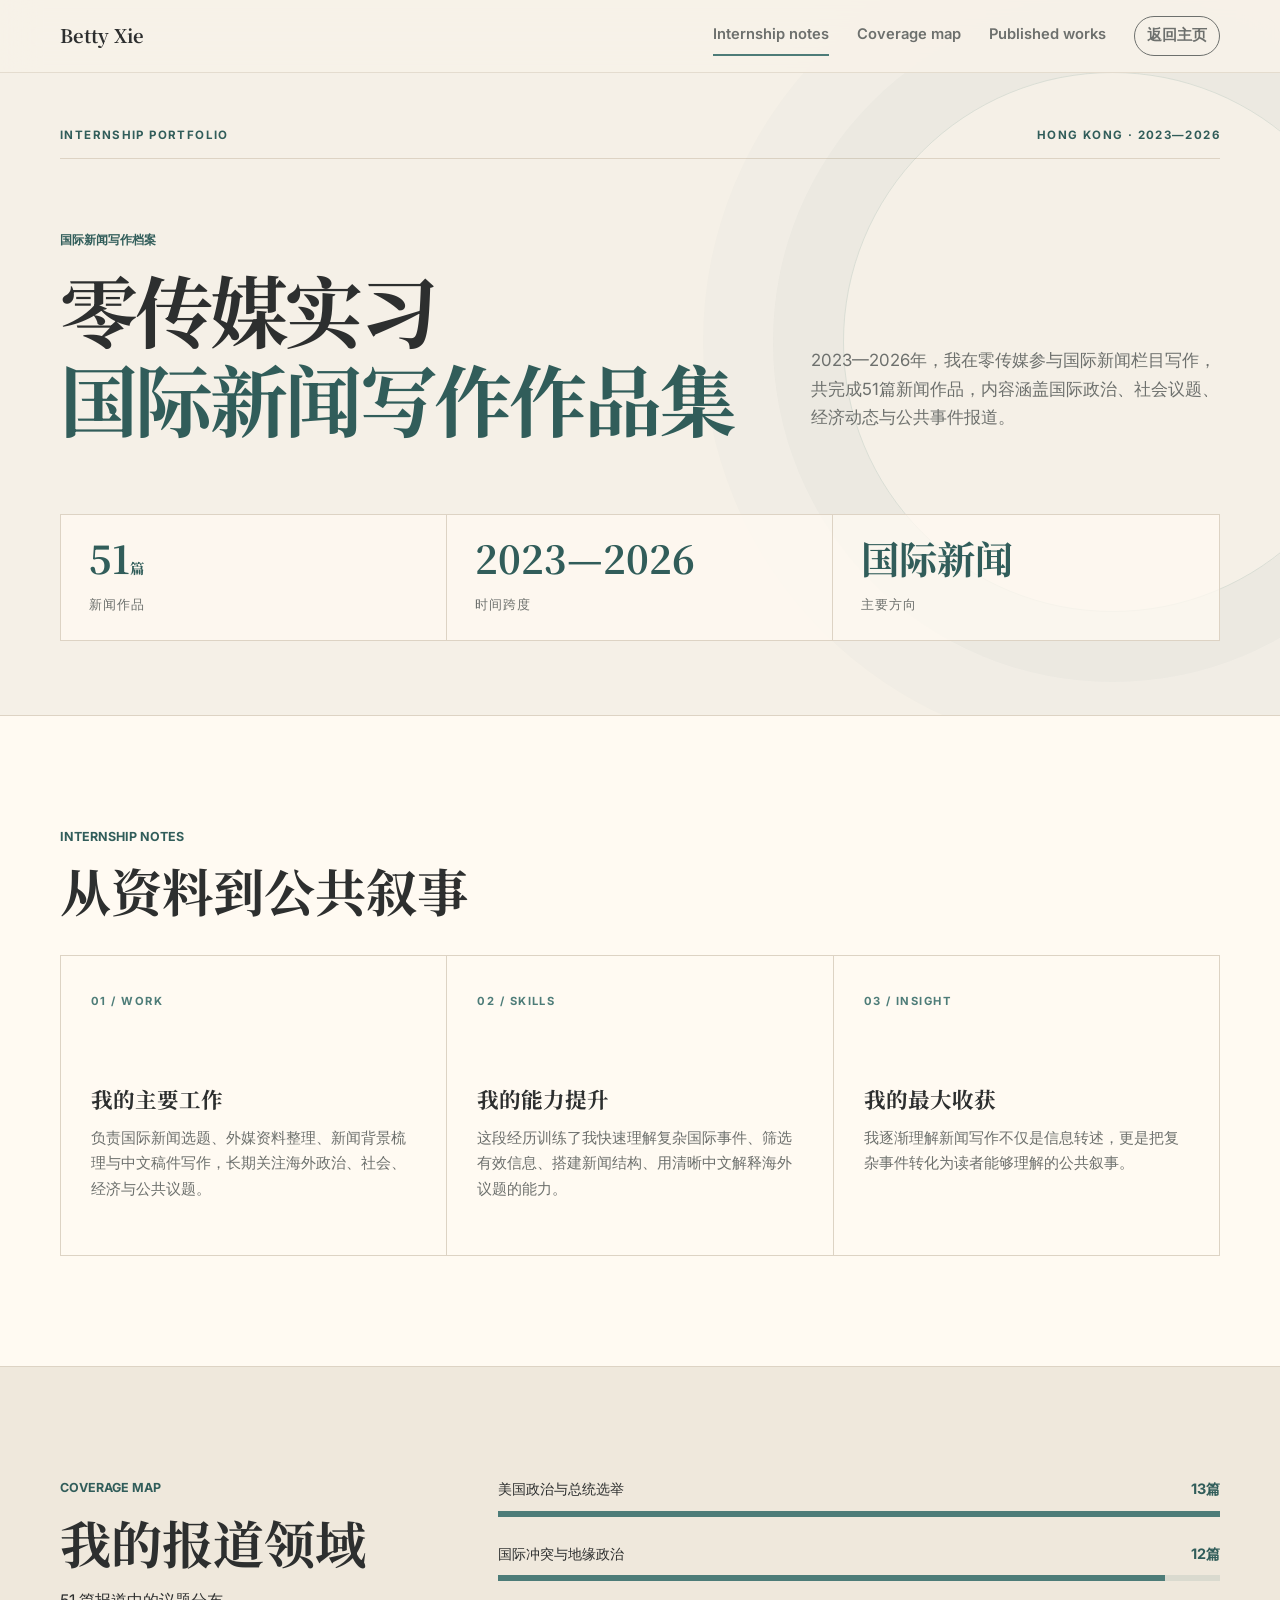
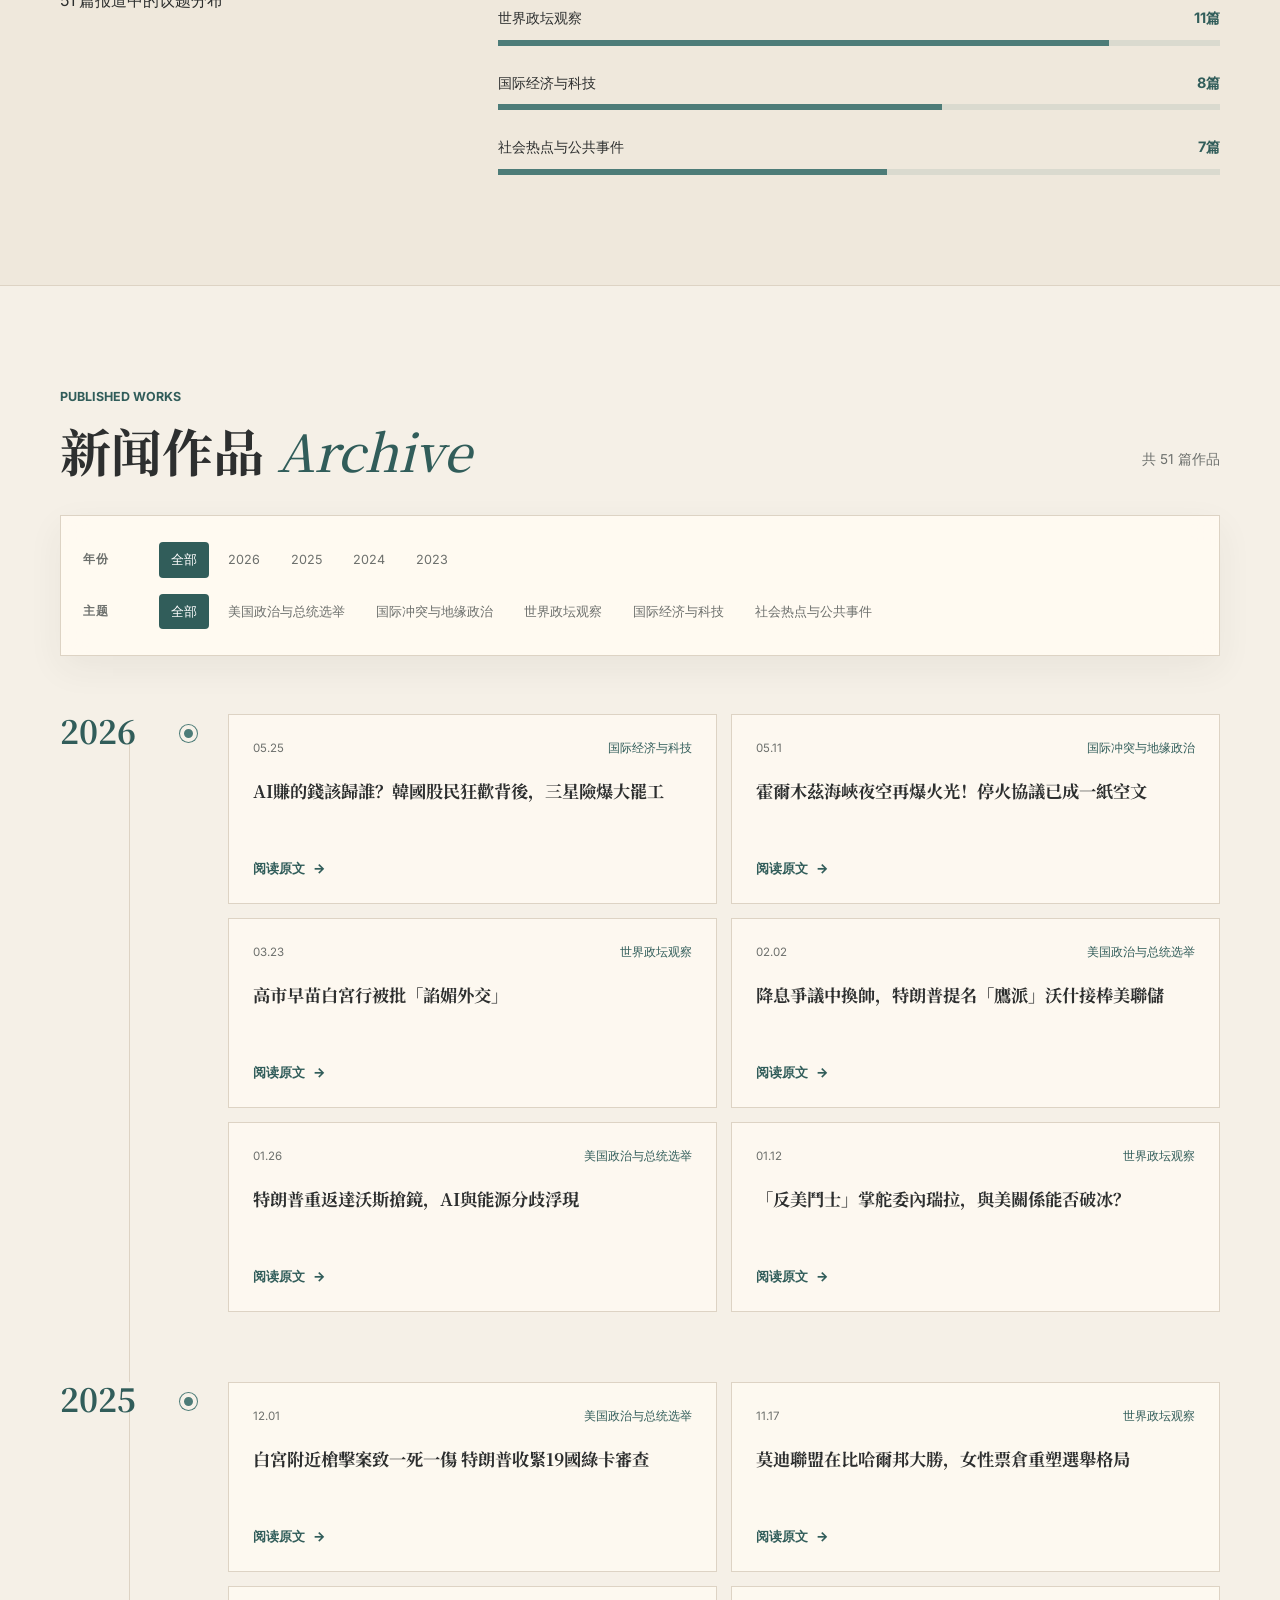
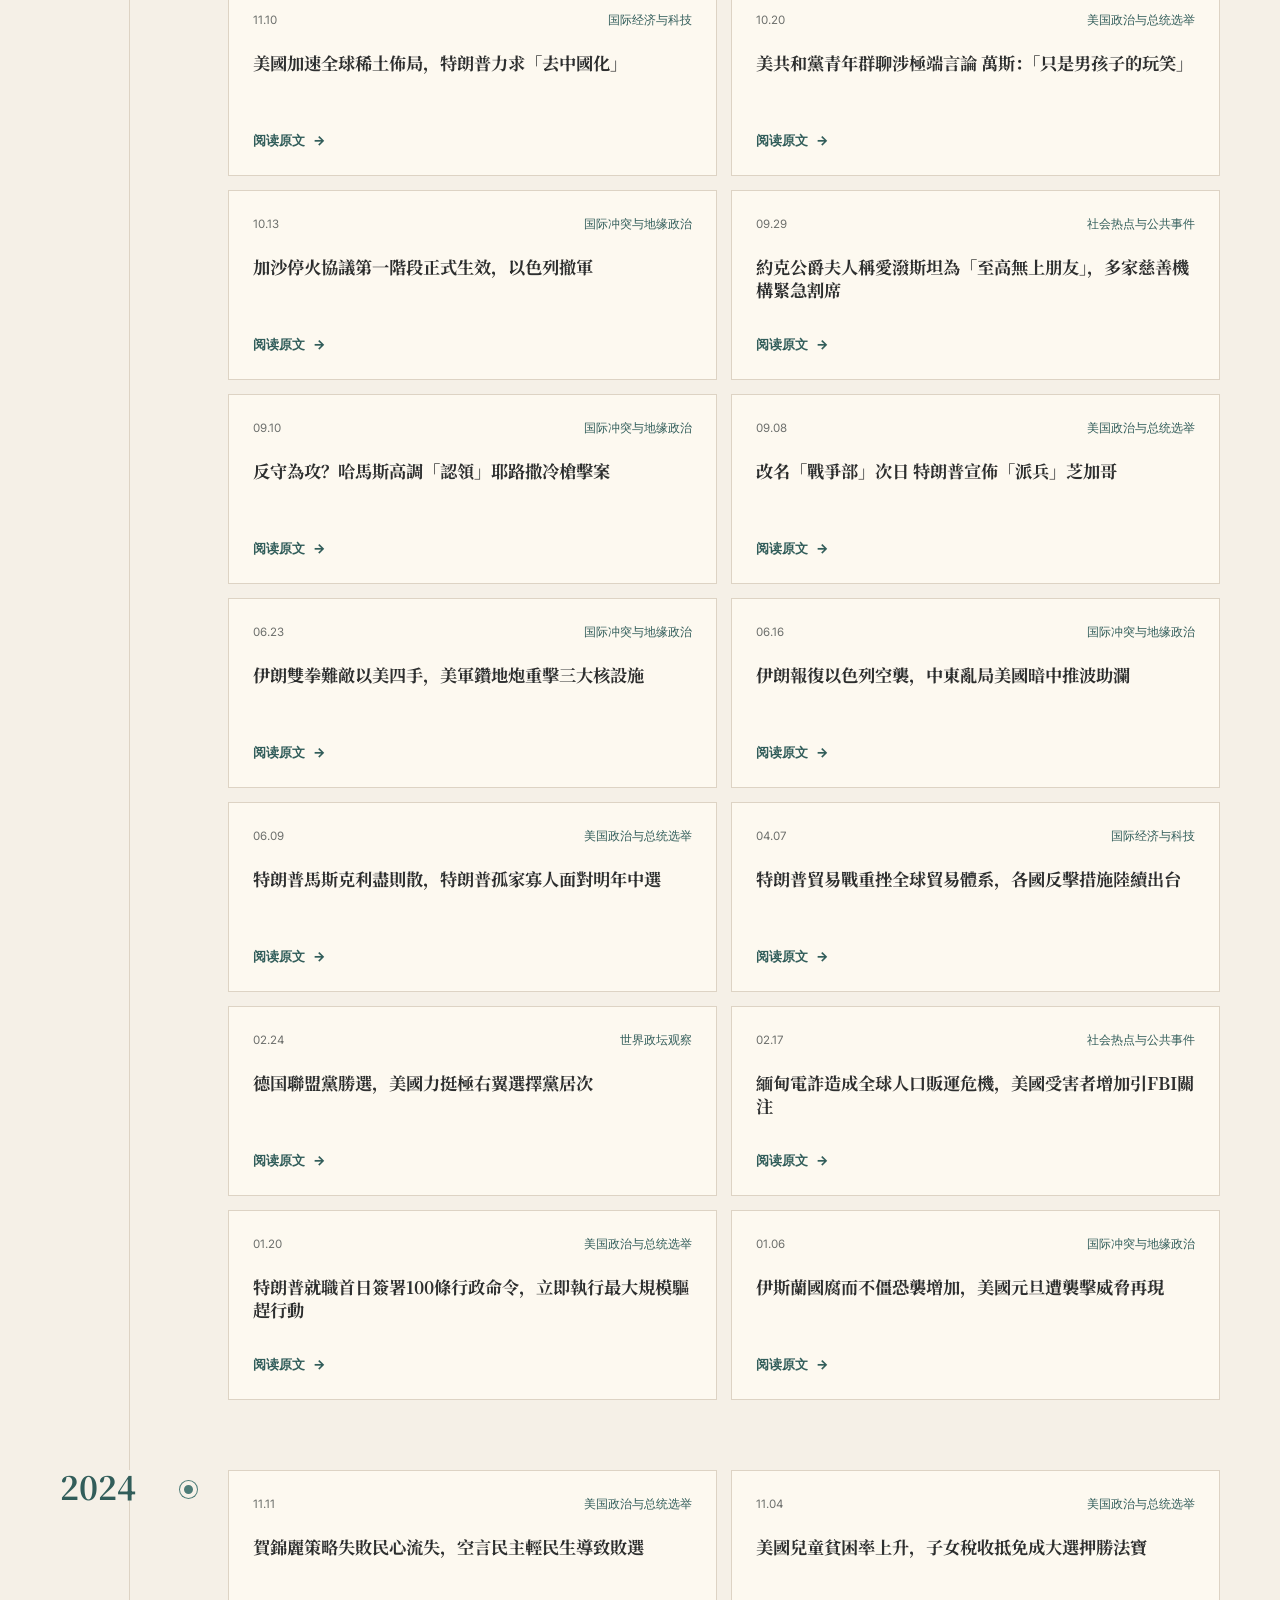
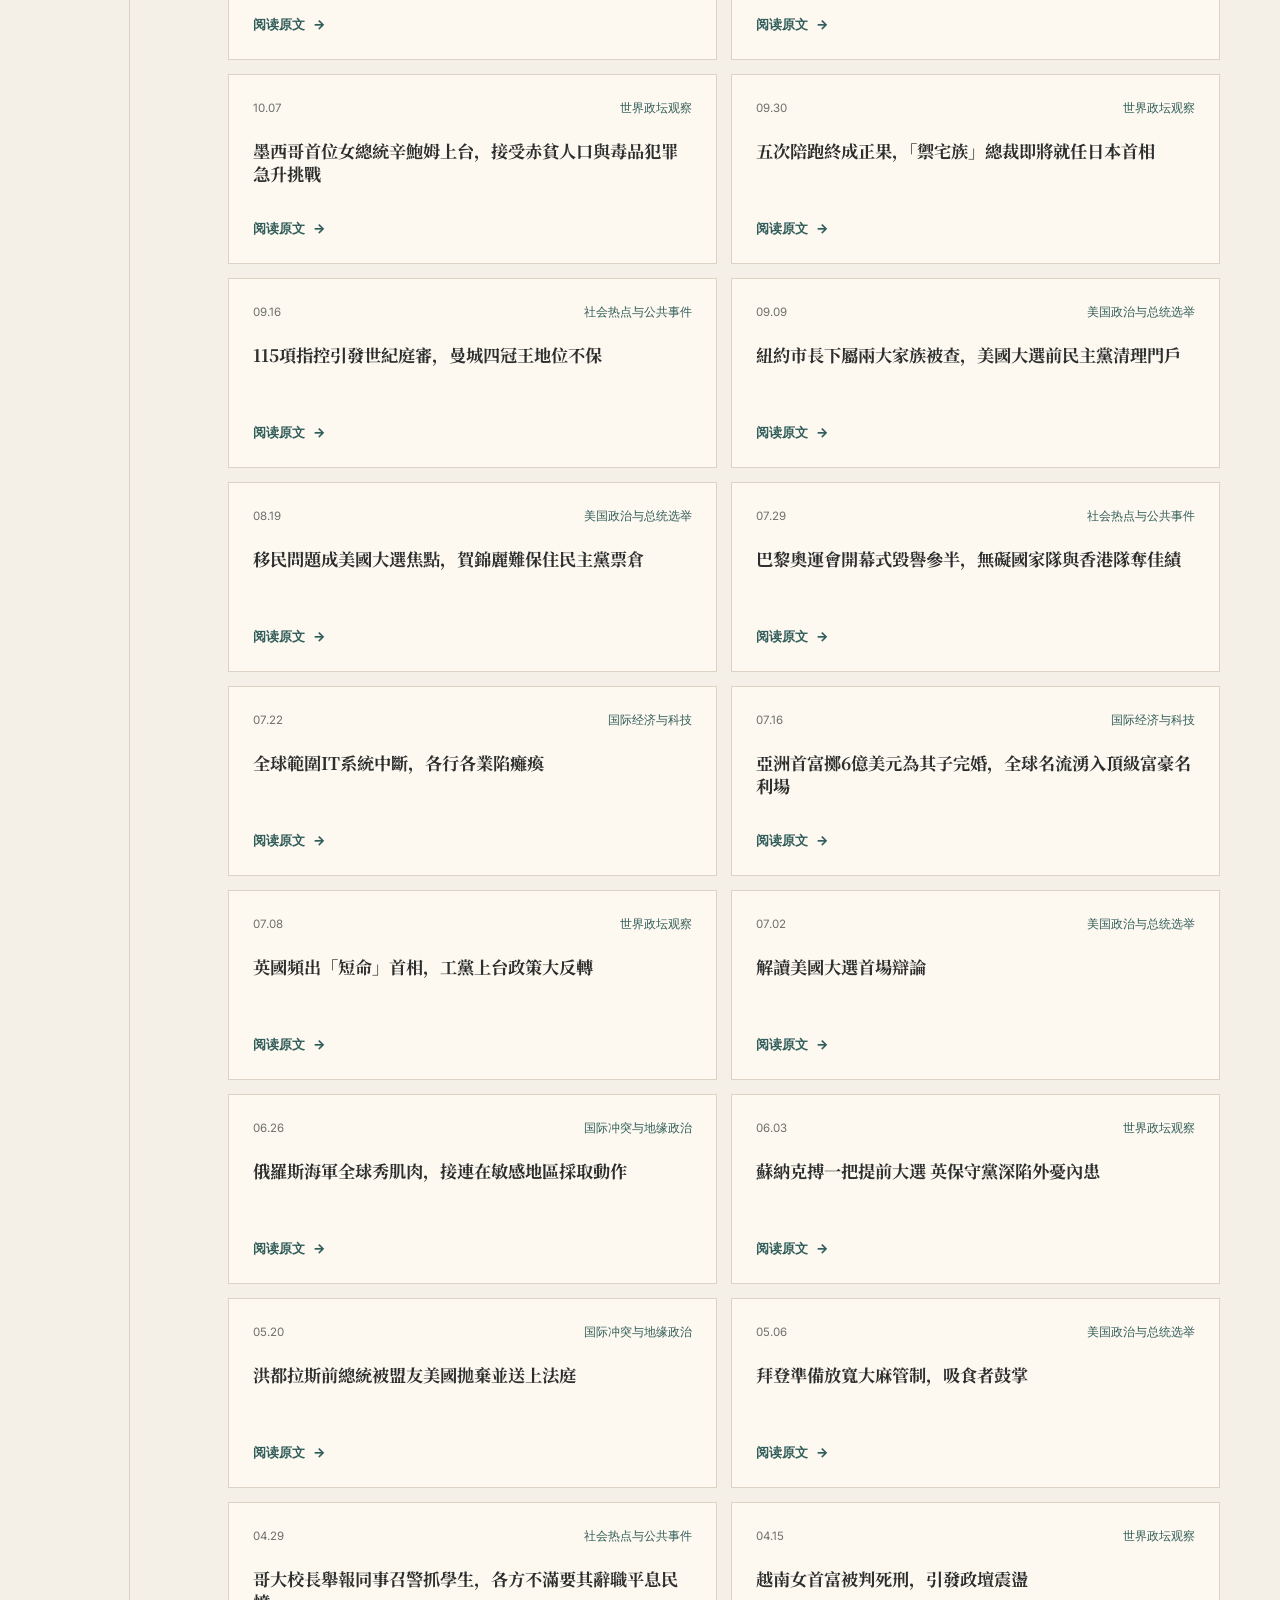
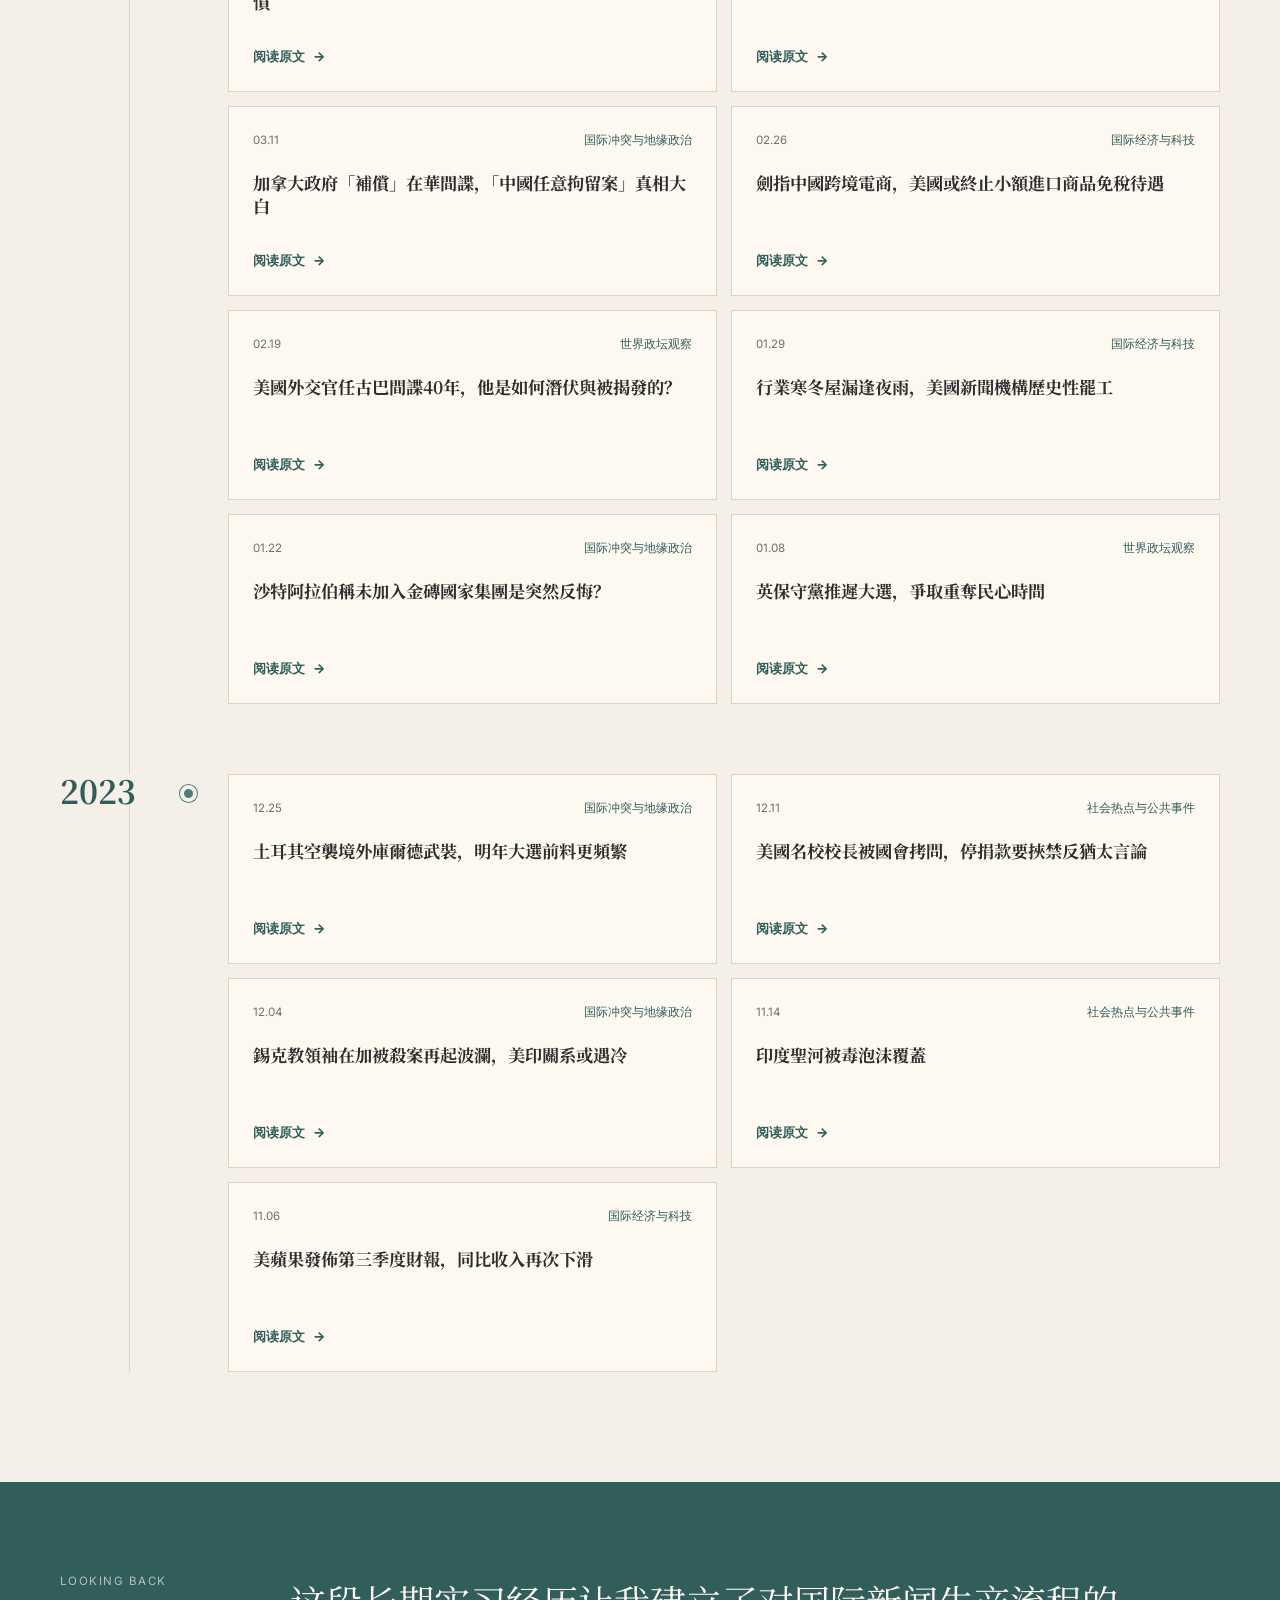
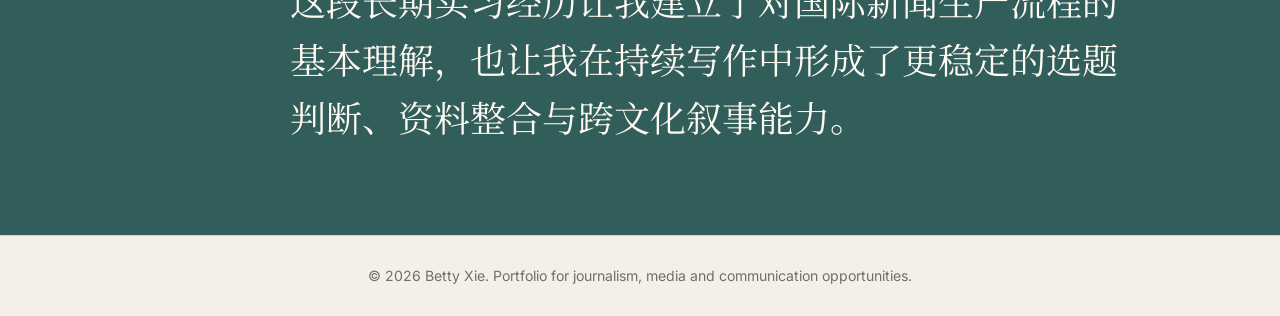
<file: news.html>
<!DOCTYPE html>
<html lang="zh-CN">
<head>
  <meta charset="UTF-8">
  <meta name="viewport" content="width=device-width, initial-scale=1.0">
  <title>Betty Xie | Portfolio</title>
  <meta name="description" content="Betty Xie 在零传媒完成的 51 篇国际新闻作品档案。">
  <link rel="preconnect" href="https://fonts.googleapis.com">
  <link rel="preconnect" href="https://fonts.gstatic.com" crossorigin>
  <link href="https://fonts.googleapis.com/css2?family=Noto+Serif+SC:wght@500;700&family=Inter:wght@400;500;600;700&display=swap" rel="stylesheet">
  <link rel="stylesheet" href="style.css">
</head>
<body class="news-page">
  <header class="site-header" id="top">
    <nav class="navbar" aria-label="主导航">
      <a class="brand" href="index.html#hero" aria-label="返回首页">Betty Xie</a>
      <button class="nav-toggle" type="button" aria-label="打开导航菜单" aria-expanded="false"><span></span><span></span></button>
      <div class="nav-links">
        <a href="#notes">Internship notes</a>
        <a href="#coverage">Coverage map</a>
        <a href="#archive">Published works</a>
        <a class="nav-home-link" href="index.html#hero">返回主页</a>
      </div>
    </nav>
  </header>

  <main>
    <section class="news-hero">
      <div class="section-inner">
        <div class="news-kicker"><span>Internship Portfolio</span><span>Hong Kong · 2023—2026</span></div>
        <div class="news-hero-grid">
          <div class="reveal">
            <p class="eyebrow">国际新闻写作档案</p>
            <h1>零传媒实习<br><span>国际新闻写作作品集</span></h1>
          </div>
          <p class="news-deck reveal">2023—2026年，我在零传媒参与国际新闻栏目写作，共完成51篇新闻作品，内容涵盖国际政治、社会议题、经济动态与公共事件报道。</p>
        </div>
        <div class="news-stats reveal" aria-label="作品集数据">
          <div><strong>51<small>篇</small></strong><span>新闻作品</span></div>
          <div><strong>2023—2026</strong><span>时间跨度</span></div>
          <div><strong>国际新闻</strong><span>主要方向</span></div>
        </div>
      </div>
    </section>

    <section class="section news-learning" id="notes">
      <div class="section-inner">
        <div class="news-section-head reveal"><p class="eyebrow">Internship Notes</p><h2>从资料到公共叙事</h2></div>
        <div class="learning-grid">
          <article class="learning-card reveal"><span>01 / WORK</span><h3>我的主要工作</h3><p>负责国际新闻选题、外媒资料整理、新闻背景梳理与中文稿件写作，长期关注海外政治、社会、经济与公共议题。</p></article>
          <article class="learning-card reveal"><span>02 / SKILLS</span><h3>我的能力提升</h3><p>这段经历训练了我快速理解复杂国际事件、筛选有效信息、搭建新闻结构、用清晰中文解释海外议题的能力。</p></article>
          <article class="learning-card reveal"><span>03 / INSIGHT</span><h3>我的最大收获</h3><p>我逐渐理解新闻写作不仅是信息转述，更是把复杂事件转化为读者能够理解的公共叙事。</p></article>
        </div>
      </div>
    </section>

    <section class="section coverage-section" id="coverage">
      <div class="section-inner coverage-grid">
        <div class="news-section-head reveal"><p class="eyebrow">Coverage Map</p><h2>我的报道领域</h2><p>51 篇报道中的议题分布</p></div>
        <div class="coverage-bars reveal">
          <div class="coverage-row"><div><span>美国政治与总统选举</span><strong>13篇</strong></div><i style="--value:100%"></i></div>
          <div class="coverage-row"><div><span>国际冲突与地缘政治</span><strong>12篇</strong></div><i style="--value:92.3%"></i></div>
          <div class="coverage-row"><div><span>世界政坛观察</span><strong>11篇</strong></div><i style="--value:84.6%"></i></div>
          <div class="coverage-row"><div><span>国际经济与科技</span><strong>8篇</strong></div><i style="--value:61.5%"></i></div>
          <div class="coverage-row"><div><span>社会热点与公共事件</span><strong>7篇</strong></div><i style="--value:53.8%"></i></div>
        </div>
      </div>
    </section>

    <section class="section archive-section" id="archive">
      <div class="section-inner">
        <div class="archive-title reveal">
          <div><p class="eyebrow">Published Works</p><h2>新闻作品 <em>Archive</em></h2></div>
          <p id="resultCount" aria-live="polite">共 51 篇作品</p>
        </div>
        <div class="filter-panel reveal">
          <div class="filter-row"><span>年份</span><div class="filter-buttons" id="yearFilters" aria-label="按年份筛选"></div></div>
          <div class="filter-row"><span>主题</span><div class="filter-buttons" id="topicFilters" aria-label="按主题筛选"></div></div>
        </div>
        <div class="news-timeline" id="newsTimeline"></div>
        <p class="empty-state" id="emptyState" hidden>暂无符合两个筛选条件的作品。</p>
      </div>
    </section>

    <section class="news-closing">
      <div class="section-inner reveal">
        <span>Looking Back</span>
        <p>这段长期实习经历让我建立了对国际新闻生产流程的基本理解，也让我在持续写作中形成了更稳定的选题判断、资料整合与跨文化叙事能力。</p>
      </div>
    </section>
  </main>
  <footer class="site-footer"><p>© 2026 Betty Xie. Portfolio for journalism, media and communication opportunities.</p></footer>
  <script src="protect.js"></script>
  <script src="news-data.js"></script>
  <script src="script.js"></script>
</body>
</html>
</file>
<file: style.css>
:root {
  --bg: #f7f2e9;
  --bg-soft: #efe8dc;
  --paper: #fffaf2;
  --ink: #2d2f2f;
  --muted: #6d706d;
  --line: #ddd3c4;
  --accent: #4d7c78;
  --accent-dark: #315d5a;
  --accent-soft: #d7e4df;
  --shadow: 0 20px 60px rgba(45, 47, 47, 0.1);
  --radius: 8px;
  --max-width: 1160px;
}

* {
  box-sizing: border-box;
}

html,
body {
  -webkit-user-select: none;
  user-select: none;
}

img,
video {
  -webkit-user-drag: none;
  user-drag: none;
}

html {
  scroll-behavior: smooth;
}

body {
  margin: 0;
  color: var(--ink);
  background: var(--bg);
  font-family: Inter, "Microsoft YaHei", "PingFang SC", sans-serif;
  line-height: 1.7;
}

body.intro-active {
  overflow: hidden;
}

.lanyard-intro {
  position: fixed;
  inset: 0;
  z-index: 1000;
  display: grid;
  place-items: center;
  overflow: hidden;
  color: #fffaf2;
  background:
    radial-gradient(circle at 50% 38%, rgba(111, 160, 154, 0.34), transparent 34%),
    #244844;
  transition: opacity 0.7s ease, visibility 0.7s ease;
}

.lanyard-intro::after {
  position: absolute;
  inset: 0;
  content: "";
  opacity: 0.16;
  background-image: linear-gradient(rgba(255, 255, 255, 0.12) 1px, transparent 1px);
  background-size: 100% 5px;
  pointer-events: none;
}

.lanyard-intro.is-leaving {
  visibility: hidden;
  opacity: 0;
  pointer-events: none;
}

.intro-lanyard {
  position: relative;
  width: min(300px, 72vw);
  height: min(600px, 78vh);
  transform-origin: 50% -15%;
  animation: lanyard-drop 1.05s cubic-bezier(0.2, 0.9, 0.25, 1.12) both;
}

.lanyard-line {
  position: absolute;
  top: -46vh;
  left: 50%;
  width: 8px;
  height: calc(46vh + 170px);
  border-radius: 8px;
  background: repeating-linear-gradient(90deg, #eee8dc 0 2px, #9fb9b4 2px 4px);
  box-shadow: 0 0 0 1px rgba(0, 0, 0, 0.12);
  transform: translateX(-50%);
  transform-origin: 50% 0;
}

.lanyard-card {
  position: absolute;
  top: 145px;
  left: 50%;
  width: min(250px, 64vw);
  aspect-ratio: 0.72;
  padding: 14px;
  border: 1px solid rgba(255, 255, 255, 0.55);
  border-radius: 14px;
  background: rgba(255, 250, 242, 0.96);
  box-shadow: 0 30px 70px rgba(0, 0, 0, 0.32);
  touch-action: none;
  user-select: none;
  cursor: grab;
  will-change: transform;
  transform: translate3d(calc(-50% + var(--card-x, 0px)), var(--card-y, 0px), 0)
    perspective(700px) rotateZ(var(--card-rotate, 0deg)) rotateY(-7deg);
}

.lanyard-card.is-dragging {
  cursor: grabbing;
}

.card-clip {
  position: absolute;
  top: -27px;
  left: 50%;
  width: 52px;
  height: 38px;
  border: 5px solid #b8b9b2;
  border-bottom: 0;
  border-radius: 8px 8px 0 0;
  transform: translateX(-50%);
}

.intro-card-content {
  display: flex;
  flex-direction: column;
  height: 100%;
  padding: 25px 22px;
  color: var(--ink);
  border: 1px solid var(--line);
  border-radius: 7px;
  background:
    linear-gradient(145deg, transparent 58%, var(--accent-soft) 58%),
    var(--paper);
}

.intro-card-label {
  color: var(--accent-dark);
  font-size: 0.6rem;
  font-weight: 700;
  letter-spacing: 0.14em;
}

.intro-card-photo {
  width: 112px;
  height: 140px;
  margin: auto auto 9px;
  border: 1px solid var(--line);
  border-radius: 4px;
  object-fit: cover;
  object-position: center 28%;
}

.intro-card-name {
  margin-bottom: auto;
  text-align: center;
}

.intro-card-name strong {
  display: block;
  margin: 0;
  font-family: "Noto Serif SC", serif;
  font-size: 1.15rem;
  line-height: 1.35;
  letter-spacing: 0.08em;
}

.intro-card-name span {
  display: block;
  margin-top: 1px;
  color: var(--accent-dark);
  font-size: 0.72rem;
  font-weight: 700;
  letter-spacing: 0.04em;
}

.intro-card-role {
  color: var(--muted);
  font-size: 0.72rem;
  font-weight: 700;
}

.intro-hint {
  position: absolute;
  bottom: 34px;
  margin: 0;
  font-size: 0.72rem;
  letter-spacing: 0.18em;
  text-transform: uppercase;
  opacity: 0;
  animation: intro-caption 0.8s 1.35s ease forwards;
}

@keyframes lanyard-drop {
  from { transform: translateY(-115vh) rotate(-8deg); }
  72% { transform: translateY(3vh) rotate(4deg); }
  to { transform: translateY(0) rotate(0); }
}

@keyframes intro-caption {
  to { opacity: 0.72; }
}

img {
  display: block;
  width: 100%;
}

a {
  color: inherit;
  text-decoration: none;
}

.site-header {
  position: fixed;
  top: 0;
  left: 0;
  z-index: 20;
  width: 100%;
  border-bottom: 1px solid rgba(221, 211, 196, 0.7);
  background: rgba(247, 242, 233, 0.88);
  backdrop-filter: blur(18px);
}

.navbar {
  display: flex;
  align-items: center;
  justify-content: space-between;
  width: min(calc(100% - 32px), var(--max-width));
  height: 72px;
  margin: 0 auto;
}

.brand {
  font-family: "Noto Serif SC", serif;
  font-size: 1.15rem;
  font-weight: 700;
}

.nav-links {
  display: flex;
  gap: 28px;
  color: var(--muted);
  font-size: 0.92rem;
  font-weight: 600;
}

.nav-links a {
  position: relative;
  padding: 6px 0;
}

.nav-links a::after {
  position: absolute;
  right: 0;
  bottom: 0;
  left: 0;
  height: 2px;
  content: "";
  background: var(--accent);
  transform: scaleX(0);
  transform-origin: right;
  transition: transform 0.25s ease;
}

.nav-links a:hover::after,
.nav-links a.active::after {
  transform: scaleX(1);
  transform-origin: left;
}

.nav-links .nav-home-link {
  padding: 6px 12px;
  border: 1px solid currentColor;
  border-radius: 999px;
}

.nav-links .nav-home-link::after {
  display: none;
}

.nav-toggle {
  display: none;
  width: 44px;
  height: 44px;
  padding: 0;
  border: 1px solid var(--line);
  border-radius: 8px;
  background: transparent;
}

.nav-toggle span {
  display: block;
  width: 18px;
  height: 2px;
  margin: 5px auto;
  background: var(--ink);
  transition: transform 0.25s ease;
}

.section {
  position: relative;
  padding: 110px 0;
}

.section-inner {
  width: min(calc(100% - 40px), var(--max-width));
  margin: 0 auto;
}

.hero {
  display: flex;
  align-items: center;
  justify-content: center;
  min-height: 100vh;
  padding: 96px 0 78px;
  overflow: hidden;
  border-bottom: 0;
  background: #173b36;
}

.newsroom-grid {
  position: absolute;
  inset: 86px clamp(18px, 3vw, 46px) 72px;
  z-index: 0;
  display: grid;
  grid-template-columns: repeat(12, minmax(0, 1fr));
  grid-template-rows: repeat(6, minmax(72px, 1fr));
  gap: clamp(10px, 1.25vw, 16px);
  pointer-events: none;
}

.newsroom-tile {
  position: relative;
  display: flex;
  min-width: 0;
  padding: clamp(14px, 1.8vw, 22px);
  flex-direction: column;
  justify-content: space-between;
  overflow: hidden;
  border: 1px solid rgba(245, 245, 245, 0.12);
  border-radius: 5px;
  background: rgba(245, 245, 245, 0.045);
  color: rgba(245, 245, 245, 0.34);
  box-shadow: 0 12px 32px rgba(0, 0, 0, 0.12);
  opacity: 0;
  pointer-events: auto;
  transform: translateY(14px);
  transition: transform 0.25s ease, border-color 0.25s ease, background 0.25s ease, color 0.25s ease, box-shadow 0.25s ease;
  animation: newsroom-enter 0.68s ease forwards;
}

.newsroom-tile {
  isolation: isolate;
}

.newsroom-tile::before,
.newsroom-tile::after {
  position: absolute;
  content: "";
  pointer-events: none;
}

.newsroom-tile::before {
  inset: 0;
  z-index: 0;
  padding: 1px;
  border-radius: inherit;
  background: conic-gradient(
    from var(--glow-angle, 0deg),
    transparent 0 24%,
    rgba(77, 124, 120, 0.96) 30%,
    rgba(215, 228, 223, 0.72) 34%,
    transparent 43%,
    transparent 68%,
    rgba(201, 213, 107, 0.72) 74%,
    transparent 84%
  );
  -webkit-mask: linear-gradient(#000 0 0) content-box, linear-gradient(#000 0 0);
  -webkit-mask-composite: xor;
  mask-composite: exclude;
  opacity: 0;
  transition: opacity 0.25s ease;
}

.newsroom-tile::after {
  top: var(--spark-y, 16%);
  left: var(--spark-x, 13%);
  z-index: 0;
  width: 8px;
  height: 8px;
  border-radius: 999px;
  background: #c9d56b;
  box-shadow:
    0 0 8px rgba(215, 228, 223, 0.95),
    0 0 22px rgba(77, 124, 120, 0.82),
    0 0 42px rgba(201, 213, 107, 0.42);
  opacity: 0;
  transition: opacity 0.25s ease, transform 0.25s ease;
}

.newsroom-tile > * {
  position: relative;
  z-index: 1;
}

.newsroom-tile:nth-child(1) { --spark-x: 14%; --spark-y: 15%; --glow-x: 18%; --glow-y: 16%; }
.newsroom-tile:nth-child(2) { --spark-x: 16%; --spark-y: 42%; --glow-x: 22%; --glow-y: 44%; }
.newsroom-tile:nth-child(3) { --spark-x: 74%; --spark-y: 18%; --glow-x: 74%; --glow-y: 20%; }
.newsroom-tile:nth-child(4) { --spark-x: 34%; --spark-y: 72%; --glow-x: 36%; --glow-y: 68%; }
.newsroom-tile:nth-child(5) { --spark-x: 15%; --spark-y: 20%; --glow-x: 18%; --glow-y: 24%; }
.newsroom-tile:nth-child(6) { --spark-x: 76%; --spark-y: 62%; --glow-x: 72%; --glow-y: 58%; }
.newsroom-tile:nth-child(7) { --spark-x: 68%; --spark-y: 28%; --glow-x: 64%; --glow-y: 32%; }
.newsroom-tile:nth-child(8) { --spark-x: 24%; --spark-y: 68%; --glow-x: 28%; --glow-y: 64%; }
.newsroom-tile:nth-child(9) { --spark-x: 78%; --spark-y: 24%; --glow-x: 74%; --glow-y: 22%; }
.newsroom-tile:nth-child(10) { --spark-x: 18%; --spark-y: 74%; --glow-x: 22%; --glow-y: 70%; }
.newsroom-tile:nth-child(11) { --spark-x: 18%; --spark-y: 28%; --glow-x: 24%; --glow-y: 32%; }
.newsroom-tile:nth-child(12) { --spark-x: 76%; --spark-y: 72%; --glow-x: 72%; --glow-y: 68%; }

.newsroom-tile:nth-child(2n)::before { animation-delay: -1.4s; }
.newsroom-tile:nth-child(3n)::before { animation-delay: -2.6s; }
.newsroom-tile:nth-child(2n)::after { animation-delay: -1.8s; }
.newsroom-tile:nth-child(3n)::after { animation-delay: -3.2s; }

.newsroom-tile:hover {
  color: rgba(245, 245, 245, 0.6);
  border-color: rgba(245, 245, 245, 0.24);
  background: rgba(245, 245, 245, 0.07);
  box-shadow: 0 18px 42px rgba(0, 0, 0, 0.2);
  transform: translateY(-3px);
}

.newsroom-tile:hover,
.newsroom-tile:focus-visible {
  color: rgba(255, 255, 255, 0.72);
  border-color: rgba(159, 185, 180, 0.74);
  background:
    radial-gradient(circle at var(--glow-x, 18%) var(--glow-y, 18%), rgba(201, 213, 107, 0.18), transparent 38%),
    linear-gradient(145deg, rgba(49, 93, 90, 0.58), rgba(18, 43, 39, 0.82));
  box-shadow:
    0 0 0 1px rgba(159, 185, 180, 0.32),
    0 22px 56px rgba(14, 44, 40, 0.34),
    inset 0 0 24px rgba(201, 213, 107, 0.12);
}

.newsroom-tile:hover::before,
.newsroom-tile:focus-visible::before {
  opacity: 1;
  animation: tile-border-orbit 3.8s linear infinite;
}

.newsroom-tile:hover::after,
.newsroom-tile:focus-visible::after {
  opacity: 1;
  animation: tile-spark-drift 5.8s ease-in-out infinite;
  transform: scale(1.28);
}

.newsroom-tile:nth-child(1) { grid-column: 1 / span 3; grid-row: 1 / span 2; animation-delay: 80ms; }
.newsroom-tile:nth-child(2) { grid-column: 4 / span 2; grid-row: 1 / span 1; animation-delay: 140ms; }
.newsroom-tile:nth-child(3) { grid-column: 9 / span 3; grid-row: 1 / span 2; animation-delay: 200ms; }
.newsroom-tile:nth-child(4) { grid-column: 12 / span 1; grid-row: 2 / span 2; animation-delay: 260ms; }
.newsroom-tile:nth-child(5) { grid-column: 1 / span 2; grid-row: 3 / span 1; animation-delay: 320ms; }
.newsroom-tile:nth-child(6) { grid-column: 10 / span 2; grid-row: 3 / span 1; animation-delay: 380ms; }
.newsroom-tile:nth-child(7) { grid-column: 2 / span 3; grid-row: 5 / span 2; animation-delay: 440ms; }
.newsroom-tile:nth-child(8) { grid-column: 5 / span 2; grid-row: 6 / span 1; animation-delay: 500ms; }
.newsroom-tile:nth-child(9) { grid-column: 8 / span 2; grid-row: 5 / span 1; animation-delay: 560ms; }
.newsroom-tile:nth-child(10) { grid-column: 10 / span 3; grid-row: 5 / span 2; animation-delay: 620ms; }
.newsroom-tile:nth-child(11) { grid-column: 6 / span 2; grid-row: 2 / span 1; animation-delay: 680ms; }
.newsroom-tile:nth-child(12) { grid-column: 7 / span 2; grid-row: 4 / span 1; animation-delay: 740ms; }

.newsroom-tile[data-depth="2"] {
  background: rgba(245, 245, 245, 0.035);
}

.newsroom-tile[data-depth="3"] {
  border-style: dashed;
  background: rgba(245, 245, 245, 0.025);
}

.tile-number {
  color: rgba(245, 245, 245, 0.16);
  font-family: "Noto Serif SC", serif;
  font-size: clamp(1.6rem, 3vw, 2.7rem);
  font-weight: 700;
  line-height: 1;
}

.tile-status {
  display: inline-flex;
  gap: 6px;
  align-items: center;
  color: rgba(211, 211, 211, 0.56);
  font-size: 0.72rem;
  font-weight: 700;
}

.tile-status::before {
  width: 6px;
  height: 6px;
  content: "";
  border-radius: 50%;
  background: rgba(168, 168, 168, 0.54);
}

.tile-title {
  margin-top: auto;
  color: rgba(245, 245, 245, 0.5);
  font-family: "Noto Serif SC", serif;
  font-size: clamp(1rem, 1.7vw, 1.32rem);
  font-weight: 700;
  line-height: 1.3;
  transition: opacity 0.24s ease;
}

.tile-title.is-refreshing {
  opacity: 0;
}

.tile-lines {
  display: grid;
  gap: 7px;
  margin-top: 18px;
}

.tile-lines i {
  display: block;
  height: 1px;
  background: rgba(245, 245, 245, 0.14);
}

.tile-lines i:nth-child(2) {
  width: 72%;
}

.tile-lines i:nth-child(3) {
  width: 46%;
}

.hero-focus {
  position: absolute;
  inset: 12% 14%;
  z-index: 1;
  background: radial-gradient(
    circle at center,
    rgba(28, 28, 28, 0.94) 0%,
    rgba(28, 28, 28, 0.76) 42%,
    rgba(21, 21, 21, 0) 74%
  );
  pointer-events: none;
}

.hero-grid {
  position: relative;
  z-index: 2;
  display: flex;
  justify-content: center;
  pointer-events: none;
  text-align: center;
}

.hero-copy {
  max-width: min(920px, 100%);
  opacity: 0;
  transform: translateY(12px);
  animation: hero-copy-enter 0.72s ease 0.78s forwards;
}

.eyebrow {
  margin: 0 0 14px;
  color: var(--accent-dark);
  font-size: 0.78rem;
  font-weight: 700;
  letter-spacing: 0;
  text-transform: uppercase;
}

h1,
h2,
h3,
p {
  margin-top: 0;
}

h1,
h2 {
  font-family: "Noto Serif SC", serif;
  line-height: 1.14;
}

h1 {
  margin-bottom: 22px;
  font-size: clamp(3.4rem, 7vw, 7rem);
}

.hero h1 {
  margin-bottom: 22px;
  color: var(--ink);
  font-size: clamp(64px, 9vw, 150px);
  font-weight: 700;
  letter-spacing: 0;
}

h1 span {
  color: var(--accent-dark);
}

h2 {
  margin-bottom: 16px;
  font-size: clamp(2rem, 4vw, 3.7rem);
}

h3 {
  margin-bottom: 12px;
  font-size: 1.25rem;
  line-height: 1.35;
}

h4 {
  margin: 0 0 10px;
  font-size: 1.05rem;
  line-height: 1.4;
}

.hero-role {
  max-width: 740px;
  margin: 0 auto 16px;
  color: var(--accent-dark);
  font-size: clamp(1.08rem, 2vw, 1.42rem);
  font-weight: 600;
  letter-spacing: 0.04em;
}

.hero-intro {
  max-width: 680px;
  margin: 0 auto;
  color: var(--muted);
  font-size: clamp(0.98rem, 1.4vw, 1.12rem);
}

.hero-scroll {
  position: absolute;
  bottom: 26px;
  left: 50%;
  z-index: 3;
  display: inline-flex;
  gap: 10px;
  align-items: center;
  color: var(--accent-dark);
  font-size: 0.88rem;
  font-weight: 700;
  transform: translateX(-50%);
  opacity: 0;
  animation: hero-scroll-enter 0.5s ease 1.05s forwards;
}

.hero-scroll i {
  display: inline-block;
  font-style: normal;
  animation: scroll-cue 1.8s ease-in-out infinite;
}

.hero-scroll:focus-visible {
  outline: 2px solid var(--accent);
  outline-offset: 6px;
}

@keyframes newsroom-enter {
  to {
    opacity: 1;
    transform: translateY(0);
  }
}

@property --glow-angle {
  syntax: "<angle>";
  inherits: false;
  initial-value: 0deg;
}

@keyframes tile-border-orbit {
  to {
    --glow-angle: 360deg;
  }
}

@keyframes tile-spark-drift {
  0%, 100% {
    transform: translate3d(0, 0, 0) scale(1);
    opacity: 0.78;
  }
  42% {
    transform: translate3d(52px, 28px, 0) scale(0.78);
    opacity: 0.45;
  }
  66% {
    transform: translate3d(24px, 74px, 0) scale(1.12);
    opacity: 0.95;
  }
}

@keyframes hero-copy-enter {
  to {
    opacity: 1;
    transform: translateY(0);
  }
}

@keyframes hero-scroll-enter {
  to {
    opacity: 1;
  }
}

@keyframes scroll-cue {
  0%, 100% {
    transform: translateY(0);
  }
  50% {
    transform: translateY(5px);
  }
}

.hero-actions,
.tags {
  display: flex;
  flex-wrap: wrap;
  gap: 12px;
}

.btn {
  display: inline-flex;
  align-items: center;
  justify-content: center;
  min-height: 44px;
  padding: 11px 18px;
  border: 1px solid var(--accent);
  border-radius: 8px;
  font-weight: 700;
  transition: transform 0.22s ease, background 0.22s ease, color 0.22s ease, box-shadow 0.22s ease;
}

.btn:hover {
  transform: translateY(-2px);
  box-shadow: 0 10px 24px rgba(49, 93, 90, 0.16);
}

.btn.primary {
  color: #fff;
  background: var(--accent);
}

.btn.primary:hover {
  background: var(--accent-dark);
}

.btn.secondary,
.btn.ghost {
  color: var(--accent-dark);
  background: rgba(255, 250, 242, 0.64);
}

.btn.small {
  min-height: 40px;
  padding: 8px 14px;
  color: #fff;
  background: var(--accent);
}

.portrait-card {
  margin: 0;
  overflow: hidden;
  border: 1px solid rgba(221, 211, 196, 0.8);
  border-radius: var(--radius);
  background: var(--paper);
  box-shadow: var(--shadow);
}

.portrait-card img {
  aspect-ratio: 4 / 5;
  object-fit: cover;
}

.portrait-card figcaption {
  padding: 14px 16px;
  color: var(--muted);
  font-size: 0.9rem;
}

.section-heading {
  max-width: 760px;
  margin-bottom: 42px;
}

.section-heading p:last-child {
  color: var(--muted);
  font-size: 1.02rem;
}

.about-profile {
  display: grid;
  grid-template-columns: minmax(220px, 320px) minmax(0, 1fr);
  gap: clamp(28px, 5vw, 72px);
  align-items: end;
  margin-bottom: 42px;
  padding-bottom: 42px;
  border-bottom: 1px solid #DDD8CF;
}

.about-photo {
  margin: 0;
  overflow: hidden;
  border: 1px solid #E4E0D8;
  border-radius: 4px;
  background: #FFFFFF;
}

.about-photo img {
  aspect-ratio: 4 / 5;
  object-fit: cover;
}

.about-profile-copy {
  max-width: 680px;
}

.about-profile-copy > span {
  display: block;
  margin-bottom: 18px;
  color: #7B7B7B;
  font-size: 0.78rem;
  font-weight: 800;
}

.about-profile-copy p {
  margin-bottom: 24px;
  font-family: "Noto Serif SC", serif;
  font-size: clamp(1.24rem, 2.2vw, 1.8rem);
  line-height: 1.8;
  color: #151515;
}

.about-profile-meta {
  display: flex;
  flex-wrap: wrap;
  gap: 10px;
}

.about-profile-meta em {
  padding: 6px 12px;
  border: 1px solid #DDD8CF;
  border-radius: 999px;
  color: #151515;
  background: #FFFFFF;
  font-size: 0.8rem;
  font-style: normal;
  font-weight: 700;
}

.about-cards {
  display: grid;
  grid-template-columns: repeat(3, 1fr);
  gap: 18px;
}

.info-card,
.timeline-content,
.project-card,
.work-card {
  border: 1px solid var(--line);
  border-radius: var(--radius);
  background: rgba(255, 250, 242, 0.78);
}

.info-card {
  min-height: 260px;
  padding: 28px;
}

.card-index {
  display: inline-flex;
  margin-bottom: 56px;
  color: var(--accent);
  font-weight: 700;
}

.info-card p,
.timeline-content p,
.project-content p,
.work-body p,
.contact-panel p {
  color: var(--muted);
}

.experience,
.portfolio,
.collection-list {
  background: var(--bg-soft);
}

.timeline {
  position: relative;
  display: grid;
  gap: 28px;
}

.timeline::before {
  position: absolute;
  top: 8px;
  bottom: 8px;
  left: 17px;
  width: 2px;
  content: "";
  background: var(--line);
}

.timeline-item {
  position: relative;
  display: grid;
  grid-template-columns: 36px minmax(0, 1fr);
  gap: 24px;
}

.timeline-dot {
  position: relative;
  z-index: 1;
  width: 36px;
  height: 36px;
  border: 8px solid var(--bg-soft);
  border-radius: 50%;
  background: var(--accent);
}

.timeline-content {
  padding: 28px;
  transition: transform 0.25s ease, box-shadow 0.25s ease;
}

.timeline-content:hover {
  transform: translateY(-2px);
  box-shadow: var(--shadow);
}

.date,
.meta {
  display: block;
  margin-bottom: 8px;
  color: var(--accent-dark);
  font-size: 0.9rem;
  font-weight: 700;
}

.text-link {
  display: inline-flex;
  align-items: center;
  gap: 8px;
  color: var(--accent-dark);
  font-weight: 800;
}

.text-link::after {
  content: "→";
  transition: transform 0.2s ease;
}

.text-link:hover::after {
  transform: translateX(3px);
}

.project-track {
  display: grid;
  grid-template-columns: repeat(3, minmax(0, 1fr));
  gap: clamp(20px, 3vw, 34px);
}

.project-card {
  position: relative;
  min-height: 560px;
  overflow: hidden;
  transition: transform 0.25s ease, box-shadow 0.25s ease, border-color 0.25s ease, background 0.25s ease;
}

.project-card::before {
  position: absolute;
  top: 0;
  right: 0;
  left: 0;
  height: 5px;
  content: "";
  background: var(--record-accent, #4D7C78);
}

.project-card::after {
  position: absolute;
  top: -80px;
  right: -90px;
  width: 210px;
  height: 210px;
  content: "";
  border-radius: 50%;
  background: color-mix(in srgb, var(--record-accent, #4D7C78) 14%, transparent);
  pointer-events: none;
}

.project-card:hover {
  transform: translateY(-8px);
  box-shadow: var(--shadow);
}

.project-card:nth-child(1) { --record-accent: #4D7C78; }
.project-card:nth-child(2) { --record-accent: #8C6A3D; }
.project-card:nth-child(3) { --record-accent: #7A5A7C; }

.project-content {
  position: relative;
  z-index: 1;
  display: flex;
  flex-direction: column;
  min-height: 560px;
  padding: clamp(26px, 2.6vw, 34px);
}

.record-number {
  display: inline-flex;
  width: 58px;
  height: 58px;
  align-items: center;
  justify-content: center;
  margin-bottom: 42px;
  border: 1px solid color-mix(in srgb, var(--record-accent, #4D7C78) 28%, #DDD8CF);
  border-radius: 50%;
  color: var(--record-accent, #4D7C78);
  background: rgba(255, 255, 255, 0.62);
  font-family: "Noto Serif SC", serif;
  font-size: 1.45rem;
  font-weight: 700;
  letter-spacing: 0;
  line-height: 1;
}

.record-header {
  padding-bottom: 24px;
  border-bottom: 1px solid #DDD8CF;
}

.record-header h3 {
  min-height: 3em;
  margin: 0 0 18px;
  font-family: "Noto Serif SC", serif;
  font-size: clamp(1.35rem, 2.1vw, 1.86rem);
  letter-spacing: 0;
  line-height: 1.28;
}

.record-role,
.record-date {
  display: block;
  margin: 0;
  color: #7B7B7B;
  font-size: 0.9rem;
  font-weight: 600;
  line-height: 1.7;
}

.record-date {
  width: fit-content;
  margin-top: 10px;
  padding: 5px 10px;
  border-radius: 999px;
  color: #555555;
  background: #F6F4EF;
  font-size: 0.78rem;
}

.record-metrics {
  display: grid;
  grid-template-columns: repeat(2, minmax(0, 1fr));
  gap: 12px;
  margin: 26px 0 28px;
}

.record-metric {
  display: grid;
  min-height: 98px;
  padding: 16px;
  align-content: space-between;
  gap: 10px;
  border: 1px solid #E7E1D7;
  border-radius: 8px;
  background: rgba(246, 244, 239, 0.72);
  transition: border-color 0.25s ease, background 0.25s ease, transform 0.25s ease;
}

.record-metric strong {
  color: var(--record-accent, #4D7C78);
  font-family: Inter, "Microsoft YaHei", "PingFang SC", sans-serif;
  font-size: clamp(1.9rem, 3.5vw, 3rem);
  font-weight: 800;
  letter-spacing: 0;
  line-height: 0.95;
  transition: color 0.25s ease, transform 0.25s ease;
}

.project-card:hover .record-metric {
  border-color: color-mix(in srgb, var(--record-accent, #4D7C78) 30%, #DDD8CF);
  background: rgba(255, 255, 255, 0.74);
  transform: translateY(-2px);
}

.project-card:hover .record-metric strong {
  color: #151515;
  transform: scale(1.03);
}

.record-metric span {
  color: #7B7B7B;
  font-size: 0.86rem;
}

.record-tags {
  display: flex;
  flex-wrap: wrap;
  gap: 9px;
  margin-top: auto;
  padding-top: 22px;
  border-top: 1px solid #DDD8CF;
}

.record-tags span {
  display: inline-flex;
  min-height: 30px;
  align-items: center;
  padding: 6px 12px;
  border: 1px solid color-mix(in srgb, var(--record-accent, #4D7C78) 22%, #DDD8CF);
  border-radius: 999px;
  color: #151515;
  background: rgba(246, 244, 239, 0.74);
  font-size: 0.78rem;
  font-weight: 700;
  transition: background 0.25s ease, color 0.25s ease, border-color 0.25s ease;
}

.record-tags span:hover {
  color: #151515;
  border-color: #CFC8BD;
  background: #F6F4EF;
}

.record-link {
  display: inline-flex;
  width: 100%;
  min-height: 46px;
  align-items: center;
  justify-content: space-between;
  gap: 8px;
  margin-top: 26px;
  padding: 0 16px;
  border: 1px solid color-mix(in srgb, var(--record-accent, #4D7C78) 28%, #DDD8CF);
  border-radius: 8px;
  color: #151515;
  background: rgba(246, 244, 239, 0.76);
  font-size: 0.94rem;
  font-weight: 800;
  letter-spacing: 0;
  line-height: 1;
  transition: color 0.25s ease, background 0.25s ease, border-color 0.25s ease;
}

.record-link span {
  display: inline-block;
  transition: transform 0.25s ease;
}

.record-link:hover {
  color: #FFFFFF;
  border-color: var(--record-accent, #4D7C78);
  background: var(--record-accent, #4D7C78);
}

.record-link:hover span {
  transform: translateX(6px);
}

.tags {
  margin: 20px 0 22px;
}

.project-content .btn {
  align-self: flex-start;
  margin-top: auto;
}

.tags span,
.skill-wall span,
.work-tag {
  display: inline-flex;
  align-items: center;
  min-height: 30px;
  padding: 5px 10px;
  border-radius: 8px;
  color: var(--accent-dark);
  background: var(--accent-soft);
  font-size: 0.78rem;
  font-weight: 700;
}

.published-sections {
  display: grid;
  gap: 42px;
}

.collection-page {
  min-height: 100vh;
}

.collection-hero {
  padding: 150px 0 70px;
}

.collection-hero .section-heading {
  max-width: 880px;
  margin-bottom: 0;
}

.collection-hero h1 {
  margin-bottom: 20px;
  font-size: clamp(2.6rem, 6vw, 5rem);
}

.collection-hero .btn {
  margin-top: 16px;
}

.collection-list {
  padding-top: 80px;
}

.collection-work-list {
  align-items: stretch;
}

.work-group {
  scroll-margin-top: 96px;
}

.work-group-heading {
  display: grid;
  grid-template-columns: 220px minmax(0, 1fr);
  gap: 28px;
  align-items: start;
  margin-bottom: 18px;
  padding-bottom: 18px;
  border-bottom: 1px solid var(--line);
}

.work-group-heading h3 {
  margin: 0;
  font-family: "Noto Serif SC", serif;
  font-size: 1.55rem;
}

.work-group-heading p {
  max-width: 760px;
  margin: 0;
  color: var(--muted);
}

.work-list {
  display: grid;
  grid-template-columns: repeat(3, minmax(0, 1fr));
  gap: 16px;
}

.work-card {
  min-height: 100%;
  overflow: hidden;
  transition: transform 0.25s ease, opacity 0.25s ease, box-shadow 0.25s ease;
}

.work-card:hover {
  transform: translateY(-4px);
  box-shadow: var(--shadow);
}

.work-body {
  display: flex;
  flex-direction: column;
  height: 100%;
  padding: 22px;
}

.work-tag {
  margin-bottom: 16px;
}

.work-meta {
  display: grid;
  gap: 4px;
  margin: auto 0 18px;
  color: var(--muted);
  font-size: 0.86rem;
}

.text-link.disabled {
  color: var(--muted);
  cursor: not-allowed;
  opacity: 0.68;
}

.text-link.disabled::after {
  content: "";
}

.skill-wall {
  position: relative;
  min-height: clamp(390px, 38vw, 500px);
  padding: clamp(18px, 3vw, 34px) 0;
}

.skill-wall span {
  position: absolute;
  z-index: 1;
  top: var(--bubble-y);
  left: var(--bubble-x);
  min-height: clamp(74px, 7vw, 96px);
  align-items: center;
  justify-content: center;
  padding: 18px clamp(24px, 3.2vw, 42px);
  border: 1px solid color-mix(in srgb, var(--skill-color, var(--accent)) 34%, var(--line));
  border-radius: 999px;
  color: #18322e;
  background:
    radial-gradient(circle at 28% 18%, rgba(255, 255, 255, 0.76), transparent 34%),
    linear-gradient(180deg, rgba(255, 255, 255, 0.52), rgba(255, 255, 255, 0.1)),
    color-mix(in srgb, var(--skill-color, var(--accent)) 28%, var(--paper));
  box-shadow:
    inset 0 1px 0 rgba(255, 255, 255, 0.55),
    0 16px 32px color-mix(in srgb, var(--skill-color, var(--accent)) 18%, transparent);
  font-size: clamp(1.08rem, 1.55vw, 1.34rem);
  font-weight: 800;
  white-space: nowrap;
  cursor: default;
  opacity: 0;
  transform: translate(var(--bubble-from-x, 0), var(--bubble-from-y, 38px)) rotate(var(--bubble-from-rotate, 0deg)) scale(0.62);
  transform-origin: 50% 70%;
  transition: color 0.26s ease, background 0.26s ease, border-color 0.26s ease, box-shadow 0.26s ease, transform 0.26s ease;
}

.skill-wall span:hover {
  z-index: 4;
  color: #fffaf2;
  border-color: var(--skill-hover, #315d5a);
  background:
    radial-gradient(circle at 28% 18%, rgba(255, 255, 255, 0.18), transparent 34%),
    linear-gradient(180deg, rgba(255, 255, 255, 0.12), rgba(0, 0, 0, 0.02)),
    var(--skill-hover, #315d5a);
  box-shadow: 0 22px 48px color-mix(in srgb, var(--skill-hover, #315d5a) 34%, transparent);
  transform: translate(0, -8px) rotate(var(--bubble-rotate, 0deg)) scale(1.06);
}

.skill-wall.visible span:hover {
  animation: none;
  opacity: 1;
  transform: translate(0, -8px) rotate(var(--bubble-rotate, 0deg)) scale(1.06);
}

.skill-wall span:nth-child(1) { --bubble-x: 6%; --bubble-y: 8%; --bubble-rotate: -4deg; --bubble-from-x: -26px; --bubble-from-y: 44px; --bubble-from-rotate: -12deg; --skill-color: #d7e4df; --skill-hover: #315d5a; }
.skill-wall span:nth-child(2) { --bubble-x: 23%; --bubble-y: 3%; --bubble-rotate: 3deg; --bubble-from-x: -12px; --bubble-from-y: 52px; --bubble-from-rotate: 10deg; --skill-color: #c9d56b; --skill-hover: #586321; }
.skill-wall span:nth-child(3) { --bubble-x: 40%; --bubble-y: 8%; --bubble-rotate: -2deg; --bubble-from-x: 16px; --bubble-from-y: 46px; --bubble-from-rotate: 12deg; --skill-color: #f0c36a; --skill-hover: #8c6a3d; }
.skill-wall span:nth-child(4) { --bubble-x: 58%; --bubble-y: 4%; --bubble-rotate: 4deg; --bubble-from-x: 24px; --bubble-from-y: 44px; --bubble-from-rotate: 14deg; --skill-color: #d8724d; --skill-hover: #934c35; }
.skill-wall span:nth-child(5) { --bubble-x: 15%; --bubble-y: 33%; --bubble-rotate: 3deg; --bubble-from-x: -28px; --bubble-from-y: 38px; --bubble-from-rotate: -10deg; --skill-color: #9fb9b4; --skill-hover: #4d7c78; }
.skill-wall span:nth-child(6) { --bubble-x: 34%; --bubble-y: 28%; --bubble-rotate: -4deg; --bubble-from-x: -8px; --bubble-from-y: 52px; --bubble-from-rotate: -12deg; --skill-color: #b9a6c9; --skill-hover: #7a5a7c; }
.skill-wall span:nth-child(7) { --bubble-x: 58%; --bubble-y: 34%; --bubble-rotate: 3deg; --bubble-from-x: 22px; --bubble-from-y: 40px; --bubble-from-rotate: 10deg; --skill-color: #d7e4df; --skill-hover: #315d5a; }
.skill-wall span:nth-child(8) { --bubble-x: 4%; --bubble-y: 62%; --bubble-rotate: -3deg; --bubble-from-x: -32px; --bubble-from-y: 44px; --bubble-from-rotate: -12deg; --skill-color: #c9d56b; --skill-hover: #586321; }
.skill-wall span:nth-child(9) { --bubble-x: 27%; --bubble-y: 64%; --bubble-rotate: 5deg; --bubble-from-x: -12px; --bubble-from-y: 40px; --bubble-from-rotate: 12deg; --skill-color: #f0c36a; --skill-hover: #8c6a3d; }
.skill-wall span:nth-child(10) { --bubble-x: 43%; --bubble-y: 58%; --bubble-rotate: -2deg; --bubble-from-x: 16px; --bubble-from-y: 48px; --bubble-from-rotate: -10deg; --skill-color: #d8724d; --skill-hover: #934c35; }
.skill-wall span:nth-child(11) { --bubble-x: 68%; --bubble-y: 55%; --bubble-rotate: 4deg; --bubble-from-x: 26px; --bubble-from-y: 44px; --bubble-from-rotate: 12deg; --skill-color: #9fb9b4; --skill-hover: #4d7c78; }
.skill-wall span:nth-child(12) { --bubble-x: 56%; --bubble-y: 78%; --bubble-rotate: -4deg; --bubble-from-x: 18px; --bubble-from-y: 40px; --bubble-from-rotate: -12deg; --skill-color: #b9a6c9; --skill-hover: #7a5a7c; }

.skill-wall.visible span {
  animation: skill-bubble-pop 0.72s cubic-bezier(0.2, 1.35, 0.32, 1) both;
}

.skill-wall.visible span:nth-child(1) { animation-delay: 0.02s; }
.skill-wall.visible span:nth-child(2) { animation-delay: 0.09s; }
.skill-wall.visible span:nth-child(3) { animation-delay: 0.16s; }
.skill-wall.visible span:nth-child(4) { animation-delay: 0.23s; }
.skill-wall.visible span:nth-child(5) { animation-delay: 0.30s; }
.skill-wall.visible span:nth-child(6) { animation-delay: 0.37s; }
.skill-wall.visible span:nth-child(7) { animation-delay: 0.44s; }
.skill-wall.visible span:nth-child(8) { animation-delay: 0.51s; }
.skill-wall.visible span:nth-child(9) { animation-delay: 0.58s; }
.skill-wall.visible span:nth-child(10) { animation-delay: 0.65s; }
.skill-wall.visible span:nth-child(11) { animation-delay: 0.72s; }
.skill-wall.visible span:nth-child(12) { animation-delay: 0.79s; }

@keyframes skill-bubble-pop {
  0% {
    opacity: 0;
    transform: translate(var(--bubble-from-x, 0), var(--bubble-from-y, 38px)) rotate(var(--bubble-from-rotate, 0deg)) scale(0.62);
  }
  68% {
    opacity: 1;
    transform: translate(0, -9px) rotate(calc(var(--bubble-rotate, 0deg) * 1.08)) scale(1.08);
  }
  100% {
    opacity: 1;
    transform: translate(0, 0) rotate(var(--bubble-rotate, 0deg)) scale(1);
  }
}

.contact {
  padding-bottom: 80px;
}

.contact-panel {
  display: grid;
  grid-template-columns: minmax(0, 1fr) 360px;
  gap: 48px;
  align-items: end;
  padding: 46px;
  border: 1px solid var(--line);
  border-radius: var(--radius);
  background: var(--paper);
  box-shadow: var(--shadow);
}

.contact-list {
  display: grid;
  gap: 12px;
  color: var(--accent-dark);
  font-weight: 700;
}

.site-footer {
  padding: 28px 20px;
  color: var(--muted);
  text-align: center;
  border-top: 1px solid var(--line);
}

.site-footer p {
  margin: 0;
  font-size: 0.88rem;
}

/* Home page palette: dark editorial cover + warm paper interior */
.home-page {
  --home-ink: #18322e;
  --home-paper: #f4f0e7;
  --home-paper-soft: #eee8dc;
  --home-card: rgba(255, 250, 242, 0.78);
  --home-line: rgba(24, 50, 46, 0.16);
  --home-muted: #64716d;
  --home-teal: #315d5a;
  --home-lime: #c9d56b;
  color: var(--home-ink);
  background:
    radial-gradient(circle at 8% 18%, rgba(77, 124, 120, 0.1), transparent 28%),
    linear-gradient(180deg, #173b36 0 100vh, var(--home-paper) 100vh);
}

.home-page .site-header {
  border-bottom-color: rgba(255, 250, 242, 0.14);
  background: rgba(23, 59, 54, 0.76);
}

.home-page .site-header.is-on-light {
  border-bottom-color: var(--home-line);
  background: rgba(244, 240, 231, 0.92);
}

.home-page .brand {
  color: #fffaf2;
}

.home-page .nav-links {
  color: rgba(255, 250, 242, 0.76);
}

.home-page .site-header.is-on-light .brand,
.home-page .site-header.is-on-light .nav-links {
  color: var(--home-ink);
}

.home-page .nav-links a::after {
  background: #fffaf2;
}

.home-page .site-header.is-on-light .nav-links a::after {
  background: var(--home-teal);
}

.home-page .nav-toggle {
  border-color: rgba(245, 245, 245, 0.18);
}

.home-page .nav-toggle span {
  background: #F5F5F5;
}

.home-page .site-header.is-on-light .nav-toggle {
  border-color: #DDD8CF;
}

.home-page .site-header.is-on-light .nav-toggle span {
  background: #151515;
}

.home-page .hero {
  color: #fffaf2;
  background:
    radial-gradient(circle at 50% 54%, rgba(215, 228, 223, 0.16), transparent 30%),
    radial-gradient(circle at 12% 12%, rgba(201, 213, 107, 0.1), transparent 26%),
    linear-gradient(135deg, #214b45 0%, #173b36 46%, #102925 100%);
}

.home-page .hero::after {
  position: absolute;
  right: 0;
  bottom: -1px;
  left: 0;
  z-index: 1;
  height: 24vh;
  content: "";
  background: linear-gradient(180deg, transparent, rgba(244, 240, 231, 0.1) 58%, var(--home-paper) 100%);
  pointer-events: none;
}

.home-page .newsroom-grid {
  opacity: 0.82;
}

.home-page .newsroom-tile {
  border-color: rgba(255, 250, 242, 0.13);
  background: rgba(255, 250, 242, 0.035);
  box-shadow: 0 14px 34px rgba(8, 25, 23, 0.16);
}

.home-page .newsroom-tile[data-depth="2"] {
  background: rgba(255, 250, 242, 0.03);
}

.home-page .newsroom-tile[data-depth="3"] {
  background: rgba(255, 250, 242, 0.022);
}

.home-page .tile-number {
  color: rgba(255, 250, 242, 0.18);
}

.home-page .tile-title {
  color: rgba(255, 250, 242, 0.54);
}

.home-page .tile-status {
  color: rgba(215, 228, 223, 0.58);
}

.home-page .tile-lines i {
  background: rgba(255, 250, 242, 0.14);
}

.home-page .hero-focus {
  background: radial-gradient(
    circle at center,
    rgba(23, 59, 54, 0.86) 0%,
    rgba(23, 59, 54, 0.58) 42%,
    rgba(23, 59, 54, 0) 76%
  );
}

.home-page .hero h1 {
  color: #fffaf2;
}

.home-page .hero-intro,
.home-page .hero-role {
  color: rgba(255, 250, 242, 0.78);
}

.home-page .hero-intro {
  color: rgba(215, 228, 223, 0.72);
}

.home-page .hero-scroll {
  color: rgba(255, 250, 242, 0.72);
  transition: opacity 0.22s ease, color 0.22s ease;
}

.home-page .hero-scroll:hover {
  color: #FFFFFF;
  opacity: 1;
}

.home-page .btn {
  border-color: #DDD8CF;
}

.home-page .btn:hover {
  color: #151515;
  box-shadow: none;
  opacity: 0.82;
}

.home-page .btn.primary,
.home-page .btn.small {
  color: #151515;
  background: transparent;
}

.home-page .btn.primary:hover,
.home-page .btn.small:hover {
  color: #151515;
  background: transparent;
}

.home-page .btn.secondary,
.home-page .btn.ghost {
  color: #151515;
  background: transparent;
}

.home-page .portrait-card,
.home-page .info-card,
.home-page .project-card,
.home-page .contact-panel {
  border-color: var(--home-line);
}

.home-page .portrait-card,
.home-page .info-card,
.home-page .project-card,
.home-page .contact-panel {
  background: var(--home-card);
}

.home-page .info-card,
.home-page .contact-panel,
.home-page .skill-wall span {
  transition: transform 0.25s ease, box-shadow 0.25s ease, border-color 0.25s ease, opacity 0.25s ease;
}

.home-page .info-card:hover,
.home-page .contact-panel:hover {
  transform: translateY(-4px);
  border-color: rgba(49, 93, 90, 0.28);
}

.home-page .about,
.home-page .projects,
.home-page .skills,
.home-page .contact {
  color: var(--home-ink);
  background:
    linear-gradient(180deg, rgba(244, 240, 231, 0.98), rgba(244, 240, 231, 0.98)),
    radial-gradient(circle at 8% 12%, rgba(77, 124, 120, 0.08), transparent 28%);
}

.home-page .about {
  padding-top: 120px;
}

.home-page .about::before,
.home-page .projects::before,
.home-page .skills::before,
.home-page .contact::before {
  position: absolute;
  top: 0;
  right: max(20px, calc((100vw - var(--max-width)) / 2));
  left: max(20px, calc((100vw - var(--max-width)) / 2));
  height: 1px;
  content: "";
  background: var(--home-line);
}

.home-page .section-heading .eyebrow {
  color: var(--home-teal);
}

.home-page .about .eyebrow,
.home-page .card-index,
.home-page .about h3 {
  color: var(--home-ink);
}

.home-page .about .section-heading p:last-child,
.home-page .info-card p {
  color: #52625e;
}

.home-page .projects .eyebrow,
.home-page .projects h2 {
  color: var(--home-ink);
}

.home-page .project-card {
  color: var(--home-ink);
  border-color: var(--home-line);
  background:
    linear-gradient(180deg, rgba(255, 250, 242, 0.88), rgba(244, 240, 231, 0.96)),
    radial-gradient(circle at 100% 0%, color-mix(in srgb, var(--record-accent, #4D7C78) 13%, transparent), transparent 42%);
  box-shadow: 0 18px 46px rgba(24, 50, 46, 0.08);
}

.home-page .info-card:hover,
.home-page .contact-panel:hover {
  background: rgba(255, 250, 242, 0.94);
  box-shadow: 0 24px 58px rgba(24, 50, 46, 0.12);
}

.home-page .project-card:hover {
  background:
    linear-gradient(180deg, #fffaf2, rgba(244, 240, 231, 0.98)),
    radial-gradient(circle at 100% 0%, color-mix(in srgb, var(--record-accent, #4D7C78) 18%, transparent), transparent 44%);
  box-shadow: 0 24px 58px rgba(24, 50, 46, 0.13);
}

.home-page .date,
.home-page .meta {
  color: var(--home-muted);
}

.home-page .project-content p {
  color: #52625e;
}

.home-page .tags span {
  color: var(--home-ink);
  background: var(--home-paper-soft);
}

.home-page .skills .eyebrow {
  color: var(--home-teal);
}

.home-page .skill-wall span {
  color: var(--home-ink);
}

.home-page .contact-panel {
  color: var(--home-ink);
  box-shadow: 0 20px 50px rgba(24, 50, 46, 0.08);
}

.home-page .contact-panel .eyebrow,
.home-page .contact-list {
  color: var(--home-ink);
}

.home-page .contact-panel p {
  color: #52625e;
}

.home-page .section-heading p:last-child,
.home-page .work-body p {
  color: #52625e;
}

.home-page h2,
.home-page h3 {
  color: var(--home-ink);
}

.home-page .text-link,
.home-page .record-link,
.home-page .contact-list a {
  color: var(--home-teal);
}

.home-page .text-link:hover,
.home-page .record-link:hover,
.home-page .contact-list a:hover {
  color: var(--home-ink);
}

.home-page .project-card .record-link:hover {
  color: #FFFFFF;
}

.home-page .site-footer {
  color: var(--home-muted);
  border-top-color: var(--home-line);
  background: var(--home-paper);
}

@media (max-width: 760px) {
  .home-page .nav-links {
    background: rgba(23, 59, 54, 0.96);
    box-shadow: 0 18px 40px rgba(0, 0, 0, 0.28);
  }

  .home-page .site-header.is-on-light .nav-links {
    background: var(--home-paper);
    box-shadow: 0 18px 40px rgba(24, 50, 46, 0.12);
  }

  .skill-wall {
    min-height: 760px;
  }

  .skill-wall span {
    min-height: 62px;
    padding: 14px 20px;
    font-size: 1rem;
  }

  .skill-wall span:nth-child(1) { --bubble-x: 0%; --bubble-y: 2%; }
  .skill-wall span:nth-child(2) { --bubble-x: 34%; --bubble-y: 8%; }
  .skill-wall span:nth-child(3) { --bubble-x: 6%; --bubble-y: 17%; }
  .skill-wall span:nth-child(4) { --bubble-x: 42%; --bubble-y: 25%; }
  .skill-wall span:nth-child(5) { --bubble-x: 0%; --bubble-y: 34%; }
  .skill-wall span:nth-child(6) { --bubble-x: 22%; --bubble-y: 43%; }
  .skill-wall span:nth-child(7) { --bubble-x: 0%; --bubble-y: 53%; }
  .skill-wall span:nth-child(8) { --bubble-x: 36%; --bubble-y: 61%; }
  .skill-wall span:nth-child(9) { --bubble-x: 4%; --bubble-y: 70%; }
  .skill-wall span:nth-child(10) { --bubble-x: 12%; --bubble-y: 78%; }
  .skill-wall span:nth-child(11) { --bubble-x: 0%; --bubble-y: 88%; }
  .skill-wall span:nth-child(12) { --bubble-x: 10%; --bubble-y: 96%; }
}

.reveal {
  opacity: 0;
  transform: translateY(28px);
  transition: opacity 0.75s ease, transform 0.75s ease;
}

.reveal.visible {
  opacity: 1;
  transform: translateY(0);
}

@media (max-width: 940px) {
  .hero-grid,
  .about-profile,
  .about-cards,
  .project-track,
  .work-list,
  .contact-panel {
    grid-template-columns: 1fr;
  }

  .hero {
    min-height: 100vh;
  }

  .newsroom-grid {
    inset: 86px 18px 82px;
    grid-template-columns: repeat(8, minmax(0, 1fr));
    grid-template-rows: repeat(7, minmax(62px, 1fr));
    gap: 10px;
  }

  .newsroom-tile:nth-child(1) { grid-column: 1 / span 3; grid-row: 1 / span 2; }
  .newsroom-tile:nth-child(2) { grid-column: 4 / span 2; grid-row: 1 / span 1; }
  .newsroom-tile:nth-child(3) { grid-column: 6 / span 3; grid-row: 1 / span 2; }
  .newsroom-tile:nth-child(4) { grid-column: 1 / span 2; grid-row: 3 / span 1; }
  .newsroom-tile:nth-child(5) { grid-column: 7 / span 2; grid-row: 3 / span 1; }
  .newsroom-tile:nth-child(6) { grid-column: 1 / span 3; grid-row: 6 / span 2; }
  .newsroom-tile:nth-child(7) { grid-column: 4 / span 2; grid-row: 7 / span 1; }
  .newsroom-tile:nth-child(8) { grid-column: 6 / span 3; grid-row: 6 / span 2; }

  .newsroom-tile.hide-tablet {
    display: none;
  }

  .portrait-card {
    max-width: 520px;
  }

  .project-track {
    display: grid;
    grid-template-columns: 1fr;
    gap: 18px;
  }

  .project-card {
    min-height: auto;
  }

  .work-group-heading {
    grid-template-columns: 1fr;
    gap: 8px;
  }
}

@media (max-width: 720px) {
  .navbar {
    height: 64px;
  }

  .nav-toggle {
    display: block;
  }

  .nav-toggle.active span:first-child {
    transform: translateY(3.5px) rotate(45deg);
  }

  .nav-toggle.active span:last-child {
    transform: translateY(-3.5px) rotate(-45deg);
  }

  .nav-links {
    position: absolute;
    top: 64px;
    right: 16px;
    left: 16px;
    display: grid;
    gap: 0;
    padding: 10px;
    border: 1px solid var(--line);
    border-radius: 8px;
    background: var(--paper);
    box-shadow: var(--shadow);
    opacity: 0;
    pointer-events: none;
    transform: translateY(-8px);
    transition: opacity 0.2s ease, transform 0.2s ease;
  }

  .nav-links.open {
    opacity: 1;
    pointer-events: auto;
    transform: translateY(0);
  }

  .nav-links a {
    padding: 12px;
  }

  .section {
    padding: 78px 0;
  }

  .hero {
    padding-top: 88px;
  }

  .hero-grid {
    gap: 36px;
  }

  .newsroom-grid {
    inset: 80px 14px 92px;
    grid-template-columns: repeat(4, minmax(0, 1fr));
    grid-template-rows: repeat(7, minmax(54px, 1fr));
    gap: 8px;
  }

  .newsroom-tile {
    padding: 12px;
    border-radius: 4px;
  }

  .newsroom-tile:nth-child(1) { grid-column: 1 / span 2; grid-row: 1 / span 2; }
  .newsroom-tile:nth-child(2) { grid-column: 3 / span 2; grid-row: 1 / span 1; }
  .newsroom-tile:nth-child(3) { grid-column: 3 / span 2; grid-row: 2 / span 2; }
  .newsroom-tile:nth-child(4) { grid-column: 1 / span 2; grid-row: 6 / span 1; }
  .newsroom-tile:nth-child(5) { grid-column: 1 / span 2; grid-row: 7 / span 1; }
  .newsroom-tile:nth-child(6) { grid-column: 3 / span 2; grid-row: 6 / span 2; }
  .newsroom-tile:nth-child(7) { grid-column: 1 / span 4; grid-row: 4 / span 1; }

  .newsroom-tile.hide-mobile,
  .newsroom-tile.hide-tablet {
    display: none;
  }

  .tile-status,
  .tile-lines {
    display: none;
  }

  .tile-number {
    font-size: 1.5rem;
  }

  .tile-title {
    font-size: 0.95rem;
  }

  .hero-focus {
    inset: 14% -12%;
  }

  h1 {
    font-size: clamp(3rem, 16vw, 4.6rem);
  }

  .hero h1 {
    font-size: clamp(3.7rem, 18vw, 6rem);
  }

  .hero-role {
    max-width: 330px;
    line-height: 1.8;
  }

  .info-card {
    min-height: auto;
  }

  .about-photo {
    max-width: 280px;
  }

  .card-index {
    margin-bottom: 28px;
  }

  .timeline-item {
    gap: 14px;
  }

  .timeline-content,
  .project-content,
  .work-body,
  .contact-panel {
    padding: 22px;
  }

  .project-content {
    min-height: 520px;
  }

  .work-meta {
    display: grid;
  }
}

/* News archive */
.news-page { background: #f5f0e7; }
.news-hero { position: relative; padding: 126px 0 74px; overflow: hidden; border-bottom: 1px solid var(--line); }
.news-hero::after { position: absolute; top: 72px; right: -8vw; width: 42vw; height: 42vw; content: ""; border: 1px solid rgba(77,124,120,.16); border-radius: 50%; box-shadow: 0 0 0 70px rgba(77,124,120,.035), 0 0 0 140px rgba(77,124,120,.025); pointer-events: none; }
.news-kicker { display: flex; justify-content: space-between; margin-bottom: 70px; padding-bottom: 12px; border-bottom: 1px solid var(--line); color: var(--accent-dark); font-size: .72rem; font-weight: 700; letter-spacing: .12em; text-transform: uppercase; }
.news-hero-grid { position: relative; z-index: 1; display: grid; grid-template-columns: 1.25fr .75fr; gap: 70px; align-items: end; }
.news-hero h1 { max-width: 820px; margin: 0; font-size: clamp(2.7rem, 6.1vw, 5.8rem); letter-spacing: -.04em; }
.news-hero h1 span { color: var(--accent-dark); }
.news-deck { max-width: 460px; margin: 0 0 10px; color: var(--muted); font-size: 1.05rem; }
.news-stats { position: relative; z-index: 1; display: grid; grid-template-columns: repeat(3, 1fr); margin-top: 72px; border: 1px solid var(--line); background: rgba(255,250,242,.75); }
.news-stats div { display: flex; min-height: 125px; padding: 24px 28px; flex-direction: column; justify-content: space-between; border-right: 1px solid var(--line); }
.news-stats div:last-child { border: 0; }
.news-stats strong { font-family: "Noto Serif SC",serif; color: var(--accent-dark); font-size: clamp(1.55rem,3vw,2.55rem); line-height: 1; }
.news-stats small { font-size: .9rem; }
.news-stats span { color: var(--muted); font-size: .8rem; letter-spacing: .08em; }
.news-learning { background: var(--paper); }
.news-section-head { max-width: 620px; margin-bottom: 36px; }
.news-section-head h2 { font-size: clamp(2rem,4vw,3.3rem); }
.learning-grid { display: grid; grid-template-columns: repeat(3,1fr); border-top: 1px solid var(--line); border-left: 1px solid var(--line); }
.learning-card { min-height: 300px; padding: 30px; border-right: 1px solid var(--line); border-bottom: 1px solid var(--line); }
.learning-card > span { color: var(--accent); font-size: .7rem; font-weight: 700; letter-spacing: .13em; }
.learning-card h3 { margin-top: 70px; font-family: "Noto Serif SC",serif; font-size: 1.35rem; }
.learning-card p { color: var(--muted); font-size: .94rem; }
.coverage-section { border-block: 1px solid var(--line); background: var(--bg-soft); }
.coverage-grid { display: grid; grid-template-columns: .65fr 1.35fr; gap: 90px; align-items: start; }
.coverage-bars { display: grid; gap: 25px; }
.coverage-row div { display: flex; justify-content: space-between; gap: 20px; margin-bottom: 9px; font-size: .9rem; }
.coverage-row strong { color: var(--accent-dark); }
.coverage-row i { position: relative; display: block; height: 6px; overflow: hidden; background: rgba(77,124,120,.13); }
.coverage-row i::after { display: block; width: var(--value); height: 100%; content: ""; background: var(--accent); transform-origin: left; animation: grow-bar .9s ease both; }
@keyframes grow-bar { from { transform: scaleX(0); } }
.archive-section { padding-top: 100px; }
.archive-title { display: flex; justify-content: space-between; gap: 30px; align-items: end; margin-bottom: 36px; }
.archive-title h2 { margin: 0; }
.archive-title h2 em { color: var(--accent-dark); font-weight: 500; }
.archive-title > p { margin: 0 0 8px; color: var(--muted); font-size: .85rem; }
.filter-panel { position: sticky; top: 88px; z-index: 8; margin-bottom: 58px; padding: 18px 22px; border: 1px solid var(--line); background: rgba(255,250,242,.94); box-shadow: 0 12px 34px rgba(45,47,47,.06); backdrop-filter: blur(14px); }
.filter-row { display: grid; grid-template-columns: 60px 1fr; gap: 16px; align-items: start; padding: 8px 0; }
.filter-row > span { padding-top: 7px; color: var(--muted); font-size: .75rem; font-weight: 700; letter-spacing: .12em; }
.filter-buttons { display: flex; flex-wrap: wrap; gap: 7px; }
.filter-button { padding: 6px 11px; border: 1px solid transparent; border-radius: 4px; color: var(--muted); background: transparent; font: inherit; font-size: .79rem; cursor: pointer; transition: .2s ease; }
.filter-button:hover { color: var(--accent-dark); border-color: var(--line); }
.filter-button.active { color: #fff; background: var(--accent-dark); }
.news-timeline { position: relative; display: grid; gap: 70px; }
.year-group { position: relative; display: grid; grid-template-columns: 130px 1fr; gap: 38px; }
.year-group::before { position: absolute; top: 16px; bottom: -70px; left: 69px; width: 1px; content: ""; background: var(--line); }
.year-group:last-child::before { bottom: 0; }
.year-marker { position: sticky; top: 232px; align-self: start; color: var(--accent-dark); font-family: "Noto Serif SC",serif; font-size: 2rem; line-height: 1; }
.year-marker::after { position: absolute; top: 11px; right: -7px; width: 9px; height: 9px; content: ""; border: 4px solid var(--bg); border-radius: 50%; background: var(--accent); box-shadow: 0 0 0 1px var(--accent); }
.year-cards { display: grid; grid-template-columns: repeat(2,minmax(0,1fr)); gap: 14px; }
.news-card { display: flex; min-height: 190px; padding: 24px; flex-direction: column; border: 1px solid var(--line); background: rgba(255,250,242,.82); transition: transform .22s ease, box-shadow .22s ease, border-color .22s ease; }
.news-card:hover { transform: translateY(-3px); border-color: rgba(77,124,120,.48); box-shadow: 0 16px 36px rgba(45,47,47,.09); }
.news-card-head { display: flex; justify-content: space-between; gap: 12px; margin-bottom: 20px; color: var(--muted); font-size: .72rem; }
.news-card-tag { color: var(--accent-dark); }
.news-card h3 { margin-bottom: 25px; font-family: "Noto Serif SC",serif; font-size: 1.08rem; }
.news-card .text-link { margin-top: auto; font-size: .82rem; }
.empty-state { padding: 60px; text-align: center; color: var(--muted); border: 1px dashed var(--line); }
.news-closing { padding: 90px 0; color: var(--paper); background: var(--accent-dark); }
.news-closing .section-inner { display: grid; grid-template-columns: 180px 1fr; gap: 50px; }
.news-closing span { font-size: .72rem; letter-spacing: .13em; text-transform: uppercase; opacity: .65; }
.news-closing p { max-width: 860px; margin: 0; font-family: "Noto Serif SC",serif; font-size: clamp(1.4rem,3vw,2.25rem); line-height: 1.6; }
@media (max-width: 900px) {
  .news-hero-grid,.coverage-grid { grid-template-columns: 1fr; gap: 32px; }
  .learning-grid { grid-template-columns: 1fr; }
  .learning-card { min-height: 0; }
  .learning-card h3 { margin-top: 35px; }
  .year-cards { grid-template-columns: 1fr; }
}
@media (max-width: 640px) {
  .news-hero { padding-top: 96px; }
  .news-kicker { margin-bottom: 42px; }
  .news-kicker span:last-child { display: none; }
  .news-hero h1 { font-size: clamp(2.35rem,12vw,3.5rem); }
  .news-stats { grid-template-columns: 1fr; margin-top: 45px; }
  .news-stats div { min-height: 95px; border-right: 0; border-bottom: 1px solid var(--line); }
  .archive-title { align-items: start; flex-direction: column; }
  .filter-panel { position: relative; top: auto; padding: 14px; }
  .filter-row { grid-template-columns: 1fr; gap: 4px; }
  .filter-buttons { flex-wrap: nowrap; overflow-x: auto; padding-bottom: 5px; }
  .filter-button { flex: 0 0 auto; }
  .year-group { grid-template-columns: 1fr; gap: 18px; }
  .year-group::before,.year-marker::after { display: none; }
  .year-marker { position: static; padding-bottom: 12px; border-bottom: 1px solid var(--line); }
  .news-closing .section-inner { grid-template-columns: 1fr; gap: 24px; }
}

@media (prefers-reduced-motion: reduce) {
  html {
    scroll-behavior: auto;
  }

  *,
  *::before,
  *::after {
    transition-duration: 0.01ms !important;
    animation-duration: 0.01ms !important;
    animation-iteration-count: 1 !important;
  }

  .lanyard-intro {
    display: none;
  }

  .newsroom-tile,
  .hero-copy,
  .hero-intro,
  .hero-scroll {
    opacity: 1;
  }

  .newsroom-grid,
  .newsroom-tile,
  .hero-copy,
  .hero-intro,
  .hero-scroll {
    transform: none !important;
  }

  .skill-wall {
    opacity: 1;
  }

  .skill-wall span {
    opacity: 1;
    transform: none !important;
    animation: none !important;
  }

  .hero-scroll i {
    animation: none !important;
  }
}

/* SMG video case study */
.video-page { --video-black:#17201f; --video-red:#a23c32; background:#f2ede3; }
.video-hero { min-height:100vh; padding:130px 0 70px; display:flex; align-items:center; color:#f8f3e9; overflow:hidden; background:linear-gradient(115deg,#182321 0%,#263b38 68%,#314843 100%); }
.video-hero::before { position:absolute; inset:0; content:""; opacity:.14; background:repeating-linear-gradient(0deg,transparent 0 5px,rgba(255,255,255,.11) 6px); pointer-events:none; }
.video-hero-grid { position:relative; display:grid; grid-template-columns:1.08fr .92fr; gap:68px; align-items:center; }
.video-overline { display:flex; justify-content:space-between; max-width:620px; padding-bottom:12px; border-bottom:1px solid rgba(255,255,255,.3); color:#bfd0cb; font-size:.72rem; font-weight:700; letter-spacing:.14em; }
.video-hero h1 { margin:34px 0 22px; font-size:clamp(2.8rem,5.5vw,5.4rem); letter-spacing:-.045em; }
.video-hero h1 span { color:#f8f3e9; }
.video-role { color:#d4dfdc; font-weight:700; letter-spacing:.06em; }
.video-lead { max-width:670px; color:#b9c7c3; }
.video-scroll-link { display:inline-flex; gap:18px; margin-top:24px; padding-bottom:5px; border-bottom:1px solid #96aaa5; font-size:.85rem; }
.monitor { padding:13px 13px 8px; border:1px solid #66716f; border-radius:12px; background:#0d1211; box-shadow:0 35px 80px rgba(0,0,0,.35); transform:rotate(1.5deg); }
.monitor-screen { position:relative; aspect-ratio:4/3; overflow:hidden; border:1px solid #73807d; background:#263936; }
.monitor-screen::after { position:absolute; inset:5%; content:""; border:1px solid rgba(255,255,255,.45); }
.monitor-screen img { height:100%; object-fit:cover; }
.viewfinder { position:absolute; inset:16px; z-index:2; display:flex; flex-direction:column; justify-content:space-between; color:#fff; font-size:.65rem; letter-spacing:.1em; }
.viewfinder span { color:#ff8378; }.viewfinder b { align-self:center; font-weight:500; opacity:.7; }.viewfinder time { align-self:flex-end; }
.monitor-controls { display:flex; gap:8px; align-items:center; padding:10px 4px 2px; }.monitor-controls span { width:9px; height:9px; border-radius:50%; background:#78908a; }.monitor-controls span:first-child{background:var(--video-red)}.monitor-controls small{margin-left:auto;color:#71807c;font-size:.55rem;letter-spacing:.12em}
.edit-timeline { display:grid; grid-template-columns:25px repeat(3,1fr); gap:4px; margin:28px 14px 0; transform:rotate(-1deg); }.edit-timeline b{grid-row:auto;color:#8ba09a;font-size:.55rem}.edit-timeline i{height:10px;background:#668c83}.edit-timeline i:nth-of-type(even){background:#9e7867}
.editor-console { position:relative; padding:18px; border:1px solid #6c7c78; border-radius:10px; background:linear-gradient(145deg,#101817,#202e2b); box-shadow:0 35px 80px rgba(0,0,0,.35); transform:rotate(1.3deg); }
.editor-console::before { position:absolute; inset:7px; content:""; border:1px solid rgba(177,199,193,.13); pointer-events:none; }
.console-topline { display:flex; align-items:center; gap:12px; padding-bottom:12px; color:#91aaa3; font-size:.6rem; font-weight:700; letter-spacing:.13em; }
.console-topline i { flex:1; height:1px; background:#50615d; }
.console-topline b { padding:4px 7px; color:#ffd5cf; border:1px solid #9c4c42; background:rgba(162,60,50,.18); font-size:.55rem; }
.console-main { display:grid; grid-template-columns:1.25fr .75fr; min-height:230px; border:1px solid #52635f; background:#15201e; }
.timecode-panel { display:flex; padding:25px; flex-direction:column; justify-content:center; border-right:1px solid #52635f; }
.timecode-panel small { color:#748d86; font-size:.55rem; letter-spacing:.16em; }
.timecode-panel strong { margin:18px 0 30px; color:#dbe6e2; font-family:monospace; font-size:clamp(1.7rem,3.2vw,2.8rem); font-weight:400; letter-spacing:.05em; text-shadow:0 0 18px rgba(191,221,212,.24); }
.audio-wave { display:flex; height:55px; gap:5px; align-items:center; }
.audio-wave i { width:4px; height:28%; background:#79a198; animation:console-wave 1.8s ease-in-out infinite alternate; }
.audio-wave i:nth-child(3n) { height:86%; background:#a85b50; }.audio-wave i:nth-child(2n) { height:55%; animation-delay:-.7s; }.audio-wave i:nth-child(5n) { height:100%; animation-delay:-1.2s; }
@keyframes console-wave { to { transform:scaleY(.45); opacity:.65; } }
.tape-panel { position:relative; display:flex; gap:18px; align-items:center; justify-content:center; overflow:hidden; background:radial-gradient(circle at 50% 50%,rgba(104,137,128,.13),transparent 60%); }
.tape-reel { position:relative; width:72px; aspect-ratio:1; border:2px solid #71847f; border-radius:50%; box-shadow:inset 0 0 0 9px #182522,inset 0 0 0 11px #4d605b; animation:reel-turn 12s linear infinite; }
.tape-reel i,.tape-reel::before,.tape-reel::after { position:absolute; top:50%; left:50%; width:13px; height:28px; content:""; border-radius:8px; background:#758a84; transform:translate(-50%,-50%); }
.tape-reel::before { transform:translate(-50%,-50%) rotate(120deg); }.tape-reel::after { transform:translate(-50%,-50%) rotate(240deg); }
.tape-panel>b { position:absolute; right:17%; bottom:21%; left:17%; height:1px; background:#a0665b; transform:rotate(-7deg); }
@keyframes reel-turn { to { transform:rotate(360deg); } }
.console-tracks { position:relative; display:grid; grid-template-columns:24px repeat(3,1fr); gap:4px; margin-top:14px; overflow:hidden; }
.console-tracks span { color:#718b84; font-size:.52rem; }.console-tracks i { height:13px; background:#547a71; }.console-tracks i:nth-of-type(2),.console-tracks i:nth-of-type(5){background:#9a6154}.console-tracks i:nth-of-type(3){background:#718d86}
.playhead { position:absolute; top:-3px; bottom:-3px; left:57%; width:1px; background:#e6ddd0; box-shadow:0 0 8px rgba(255,255,255,.5); }
.console-footer { display:flex; gap:7px; align-items:end; margin-top:16px; color:#71857f; }.console-footer>span{font-size:.52rem}.console-footer>i{width:5px;height:12px;background:#62887e}.console-footer>i:nth-of-type(2){height:20px}.console-footer>i:nth-of-type(3){height:8px;background:#a65d52}.console-footer>i:nth-of-type(4){height:16px}.console-footer small{margin-left:auto;font-size:.52rem;letter-spacing:.1em}
.console-caption { display:flex; justify-content:space-between; margin:18px 8px 0; color:#839b95; font-size:.65rem; letter-spacing:.12em; }.console-caption span{color:#d4dfdc}
.video-section-head { display:grid; grid-template-columns:170px 1fr; column-gap:28px; align-items:start; margin-bottom:48px; border-top:1px solid var(--line); padding-top:15px; }.video-section-head p{grid-row:1/3;color:var(--accent-dark);font-size:.7rem;font-weight:700;letter-spacing:.13em}.video-section-head h2{margin:0;font-size:clamp(2.2rem,4vw,3.6rem)}.video-section-head span{max-width:700px;margin-top:12px;color:var(--muted)}
.video-workflow { background:#f7f2e9; }
.production-line { position:relative; display:grid; grid-template-columns:repeat(7,1fr); gap:0; margin:0; padding:52px 0 0; list-style:none; border-top:1px solid var(--accent); }
.production-line li { position:relative; min-height:210px; padding:22px 16px; border-right:1px solid var(--line); transition:.25s ease; }.production-line li:first-child{border-left:1px solid var(--line)}.production-line li::before{position:absolute;top:-58px;left:14px;width:11px;height:11px;content:"";border:5px solid #f7f2e9;border-radius:50%;background:var(--accent);box-shadow:0 0 0 1px var(--accent)}
.production-line li>b{color:var(--accent);font-size:.68rem}.production-line h3{margin-top:45px;font-family:"Noto Serif SC",serif;font-size:1rem}.production-line p{opacity:0;margin:0;color:var(--muted);font-size:.8rem;line-height:1.6;transform:translateY(8px);transition:.25s ease}.production-line li:hover{background:var(--paper);transform:translateY(-5px)}.production-line li:hover p,.production-line li:focus-within p{opacity:1;transform:none}
.documentary-section { color:#eef2ef; background:var(--video-black); }.documentary-section .video-section-head{border-color:#42504d}.documentary-section .video-section-head p{color:#9fb8b1}.documentary-section .video-section-head span{color:#9aa7a4}
.documentary-grid { display:grid; grid-template-columns:repeat(2,1fr); gap:26px; }.documentary-card{border:1px solid #46504e;background:#1d2927;transition:.3s ease}.documentary-card:hover{transform:translateY(-7px);border-color:#819b94;box-shadow:0 25px 60px rgba(0,0,0,.28)}
.documentary-cover{position:relative;aspect-ratio:16/9;overflow:hidden;background:#334541}.documentary-cover img{height:100%;object-fit:cover;transition:transform .5s ease}.documentary-card:hover img{transform:scale(1.03)}.frame-code{position:absolute;top:15px;left:15px;padding:5px 8px;color:white;background:rgba(17,25,23,.72);font-size:.6rem;letter-spacing:.1em}.placeholder-label{position:absolute;inset:0;display:grid;place-content:center;text-align:center;color:#9fb0ac;font-size:.8rem;letter-spacing:.08em}.placeholder-label small{font-size:.62rem;opacity:.7}.documentary-cover img:not([hidden])~.placeholder-label{display:none}
.documentary-info{padding:24px}.documentary-info>span{color:#85a098;font-size:.65rem;letter-spacing:.13em}.documentary-info h3{max-width:510px;margin:24px 0;font-family:"Noto Serif SC",serif;font-size:1.28rem}.documentary-info p{margin:0;color:#a9b6b3;font-size:.78rem}.documentary-info b{color:#fff;font-size:1rem}
.shortnews-section{background:#ece5d9}.wall-layout{display:grid;grid-template-columns:minmax(0,1fr) 300px;gap:42px;align-items:start}.video-wall{display:grid;grid-template-columns:repeat(3,minmax(0,1fr));gap:13px}.video-tile{position:relative;padding:0;border:1px solid #c8beae;background:var(--paper);text-align:left;cursor:pointer;overflow:hidden}.video-tile-image{position:relative;aspect-ratio:9/12;overflow:hidden;background:linear-gradient(145deg,#718983,#2c3d3a)}.video-tile-image img{height:100%;object-fit:cover}.video-tile-image::before{position:absolute;inset:0;content:"";background:linear-gradient(transparent 45%,rgba(10,18,16,.83));}.tile-index{position:absolute;top:10px;left:10px;color:#fff;font-size:.58rem;letter-spacing:.12em}.tile-placeholder{position:absolute;inset:0;display:grid;place-content:center;color:rgba(255,255,255,.62);font-size:.68rem;text-align:center}.video-tile img:not([hidden])~.tile-placeholder{display:none}.tile-overlay{position:absolute;inset:0;display:flex;flex-direction:column;justify-content:center;align-items:center;padding:15px;color:white;background:rgba(24,38,35,.83);opacity:0;transition:.25s ease}.video-tile:hover .tile-overlay,.video-tile:focus-visible .tile-overlay{opacity:1}.tile-overlay strong{font-family:"Noto Serif SC",serif}.tile-overlay small{margin-top:12px;text-align:center}.tile-meta{padding:13px}.tile-meta h3{margin:0 0 9px;font-size:.82rem}.tile-meta p{display:flex;justify-content:space-between;margin:0;color:var(--muted);font-size:.64rem}.tile-meta em{font-style:normal;color:var(--accent-dark)}
.phone-module{position:sticky;top:100px}.phone-copy>p{color:var(--accent-dark);font-size:.65rem;letter-spacing:.13em}.phone-copy h3{font-family:"Noto Serif SC",serif;font-size:1.35rem}.phone-copy>span{display:block;margin-bottom:25px;color:var(--muted);font-size:.8rem}.phone-shell{width:250px;margin:auto;padding:25px 9px 14px;border:5px solid #18201f;border-radius:33px;background:#18201f;box-shadow:0 25px 45px rgba(45,47,47,.18)}.phone-speaker{position:absolute;width:55px;height:5px;left:50%;margin-top:-14px;border-radius:6px;background:#56615f;transform:translateX(-50%)}.phone-screen{height:430px;overflow-y:auto;border-radius:15px;background:#e6e0d5;scrollbar-width:thin}.phone-post{margin-bottom:4px;background:#fff}.phone-post-visual{display:grid;place-items:center;aspect-ratio:9/12;color:#d6e0dd;background:linear-gradient(145deg,#768e88,#2a3937);font-size:.65rem}.phone-post p{margin:0;padding:8px;color:#39413f;font-size:.65rem}.phone-home{width:62px;height:4px;margin:10px auto 0;border-radius:5px;background:#78817f}
.circular-gallery { position:relative; height:700px; overflow:visible; background:transparent; perspective:2000px; perspective-origin:50% 46%; }
.circular-gallery::before { position:absolute; right:3%; bottom:7%; left:3%; height:22%; content:""; border-radius:50%; background:radial-gradient(ellipse,rgba(49,93,90,.12),transparent 67%); filter:blur(12px); pointer-events:none; }
.gallery-ring { position:absolute; top:48%; left:50%; width:160px; height:284px; transform-style:preserve-3d; transform:translate(-50%,-50%) rotateX(-8deg) rotateY(var(--ring-angle,0deg)); will-change:transform; }
.gallery-cover { position:absolute; inset:0; padding:0; border:0; border-radius:8px; background:transparent; box-shadow:0 14px 28px rgba(45,47,47,.18); cursor:pointer; transform:rotateY(var(--item-angle)) translateZ(500px); transition:opacity .3s linear,filter .3s linear,box-shadow .25s ease; }
.gallery-cover:hover { box-shadow:0 20px 38px rgba(45,47,47,.28),0 0 0 2px rgba(77,124,120,.28); }
.gallery-cover img { width:100%; height:100%; object-fit:contain; border-radius:8px; }
.circular-gallery.is-focused .gallery-ring { filter:blur(5px); opacity:.22; }
.gallery-axis { position:absolute; right:24px; bottom:20px; left:24px; z-index:5; display:flex; align-items:center; gap:10px; color:#7f9992; }
.gallery-axis i { flex:1; height:1px; background:#61736e; }.gallery-axis span{width:7px;height:7px;border-radius:50%;background:#a45147;box-shadow:0 0 12px #a45147}.gallery-axis b{width:28px;height:8px;border-block:1px solid #61736e}
.phone-module-horizontal { position:relative; top:auto; display:grid; grid-template-columns:minmax(0,1fr) 280px; gap:70px; align-items:center; max-width:820px; margin:90px auto 0; padding-top:55px; border-top:1px solid var(--line); }
.phone-module-horizontal .phone-copy h3 { font-size:clamp(1.5rem,3vw,2.25rem); }
.phone-text-placeholder { display:grid; min-height:245px; place-items:center; margin:0 0 5px; color:#d3dfdb; background:linear-gradient(145deg,#58716a,#243532); font-size:.72rem; letter-spacing:.08em; text-align:center; }
.phone-screen-shot { margin:0 0 5px; overflow:hidden; background:#111; }
.phone-screen-shot img { width:100%; height:auto; object-fit:contain; }
.gallery-focus { position:fixed; inset:0; z-index:100; display:grid; place-items:center; padding:28px; }
.gallery-focus[hidden] { display:none; }
.gallery-focus-backdrop { position:absolute; inset:0; border:0; background:rgba(247,242,233,.06); backdrop-filter:blur(14px); -webkit-backdrop-filter:blur(14px); cursor:pointer; }
.gallery-focus-frame { position:relative; z-index:1; height:min(82vh,780px); aspect-ratio:9/16; animation:gallery-zoom .32s ease both; }
.gallery-focus-frame img { width:100%; height:100%; object-fit:cover; border:1px solid rgba(223,235,231,.55); border-radius:10px; box-shadow:0 35px 100px rgba(0,0,0,.68),0 0 35px rgba(110,156,144,.2); }
.gallery-focus-close { position:absolute; top:-17px; right:-17px; width:44px; height:44px; border:1px solid #81938e; border-radius:50%; color:white; background:#1a2825; font-size:1.6rem; cursor:pointer; }
@keyframes gallery-zoom { from { opacity:0; transform:scale(.78); } to { opacity:1; transform:scale(1); } }
.reflection-section{background:#f7f2e9}.reflection-stats{display:grid;grid-template-columns:repeat(4,1fr);border:1px solid var(--line);background:var(--paper)}.reflection-stats div{display:flex;min-height:150px;padding:24px;flex-direction:column;justify-content:space-between;border-right:1px solid var(--line)}.reflection-stats div:last-child{border:0}.reflection-stats strong{color:var(--accent-dark);font-family:"Noto Serif SC",serif;font-size:clamp(2rem,4vw,3.6rem);line-height:1}.reflection-stats span{color:var(--muted);font-size:.82rem}.reflection-copy{max-width:900px;margin:70px auto 0;padding-left:34px;border-left:3px solid var(--accent);font-family:"Noto Serif SC",serif;font-size:clamp(1.05rem,2vw,1.35rem);line-height:2}
.video-lightbox{position:fixed;inset:0;z-index:100;display:grid;place-items:center;padding:28px}.video-lightbox[hidden]{display:none}.lightbox-backdrop{position:absolute;inset:0;border:0;background:rgba(10,15,14,.88);backdrop-filter:blur(8px);cursor:pointer}.lightbox-panel{position:relative;z-index:1;display:grid;grid-template-columns:minmax(280px,520px) minmax(250px,380px);width:min(940px,100%);max-height:90vh;overflow:auto;background:#f7f2e9;box-shadow:0 30px 100px rgba(0,0,0,.5)}.lightbox-close{position:absolute;top:12px;right:14px;z-index:2;width:42px;height:42px;border:0;border-radius:50%;color:white;background:rgba(20,30,28,.75);font-size:1.8rem;cursor:pointer}.lightbox-image{min-height:580px;background:linear-gradient(145deg,#718983,#293a37) center/cover}.lightbox-copy{display:flex;padding:48px 34px;flex-direction:column;justify-content:center}.lightbox-copy p{color:var(--accent-dark);font-size:.68rem;letter-spacing:.14em}.lightbox-copy h2{font-size:2rem}.lightbox-copy time{color:var(--muted)}.lightbox-copy span{margin-top:40px;padding-top:16px;border-top:1px solid var(--line);font-size:.82rem}
body.lightbox-open{overflow:hidden}
@media(max-width:950px){.video-hero-grid{grid-template-columns:1fr}.monitor-stage{max-width:560px}.production-line{grid-template-columns:repeat(2,1fr);padding-top:0;border-top:0}.production-line li::before{display:none}.production-line p{opacity:1;transform:none}.documentary-grid,.wall-layout{grid-template-columns:1fr}.phone-module{position:static;display:grid;grid-template-columns:1fr 270px;align-items:center}.video-wall{grid-template-columns:repeat(3,1fr)}.circular-gallery{height:620px}.gallery-ring{width:132px;height:235px}.gallery-cover{transform:rotateY(var(--item-angle)) translateZ(410px)}}
@media(max-width:680px){.video-hero{min-height:auto;padding-top:110px}.video-hero h1{font-size:clamp(2.5rem,11vw,3.7rem)}.video-section-head{grid-template-columns:1fr}.video-section-head p{grid-row:auto}.production-line{grid-template-columns:1fr}.production-line li{min-height:0}.production-line h3{margin-top:18px}.documentary-grid{grid-template-columns:1fr}.video-wall{grid-template-columns:repeat(2,minmax(0,1fr))}.phone-module{display:block}.phone-copy{text-align:center}.reflection-stats{grid-template-columns:repeat(2,1fr)}.reflection-stats div:nth-child(2){border-right:0}.reflection-stats div:nth-child(-n+2){border-bottom:1px solid var(--line)}.lightbox-panel{grid-template-columns:1fr}.lightbox-image{min-height:55vh}.lightbox-copy{padding:25px}.lightbox-copy h2{font-size:1.4rem}.reflection-copy{margin-top:45px}.circular-gallery{display:flex;height:440px;gap:14px;align-items:center;overflow-x:auto;padding:42px 22px;perspective:none;scrollbar-width:none}.circular-gallery::before{display:none}.circular-gallery::-webkit-scrollbar{display:none}.gallery-ring{position:static;display:flex;width:max-content;height:330px;gap:14px;transform:none!important}.gallery-cover{position:relative;flex:0 0 186px;transform:none!important;opacity:1!important;filter:none!important}.gallery-axis,.gallery-vignette{display:none}.phone-module-horizontal{display:block;margin-top:65px}.phone-module-horizontal .phone-copy{margin-bottom:30px}.gallery-focus-frame{height:min(78vh,680px)}}
@media(max-width:420px){.video-wall{grid-template-columns:1fr}.video-tile-image{aspect-ratio:16/11}.reflection-stats{grid-template-columns:1fr}.reflection-stats div{min-height:120px;border-right:0;border-bottom:1px solid var(--line)}}
</file>
